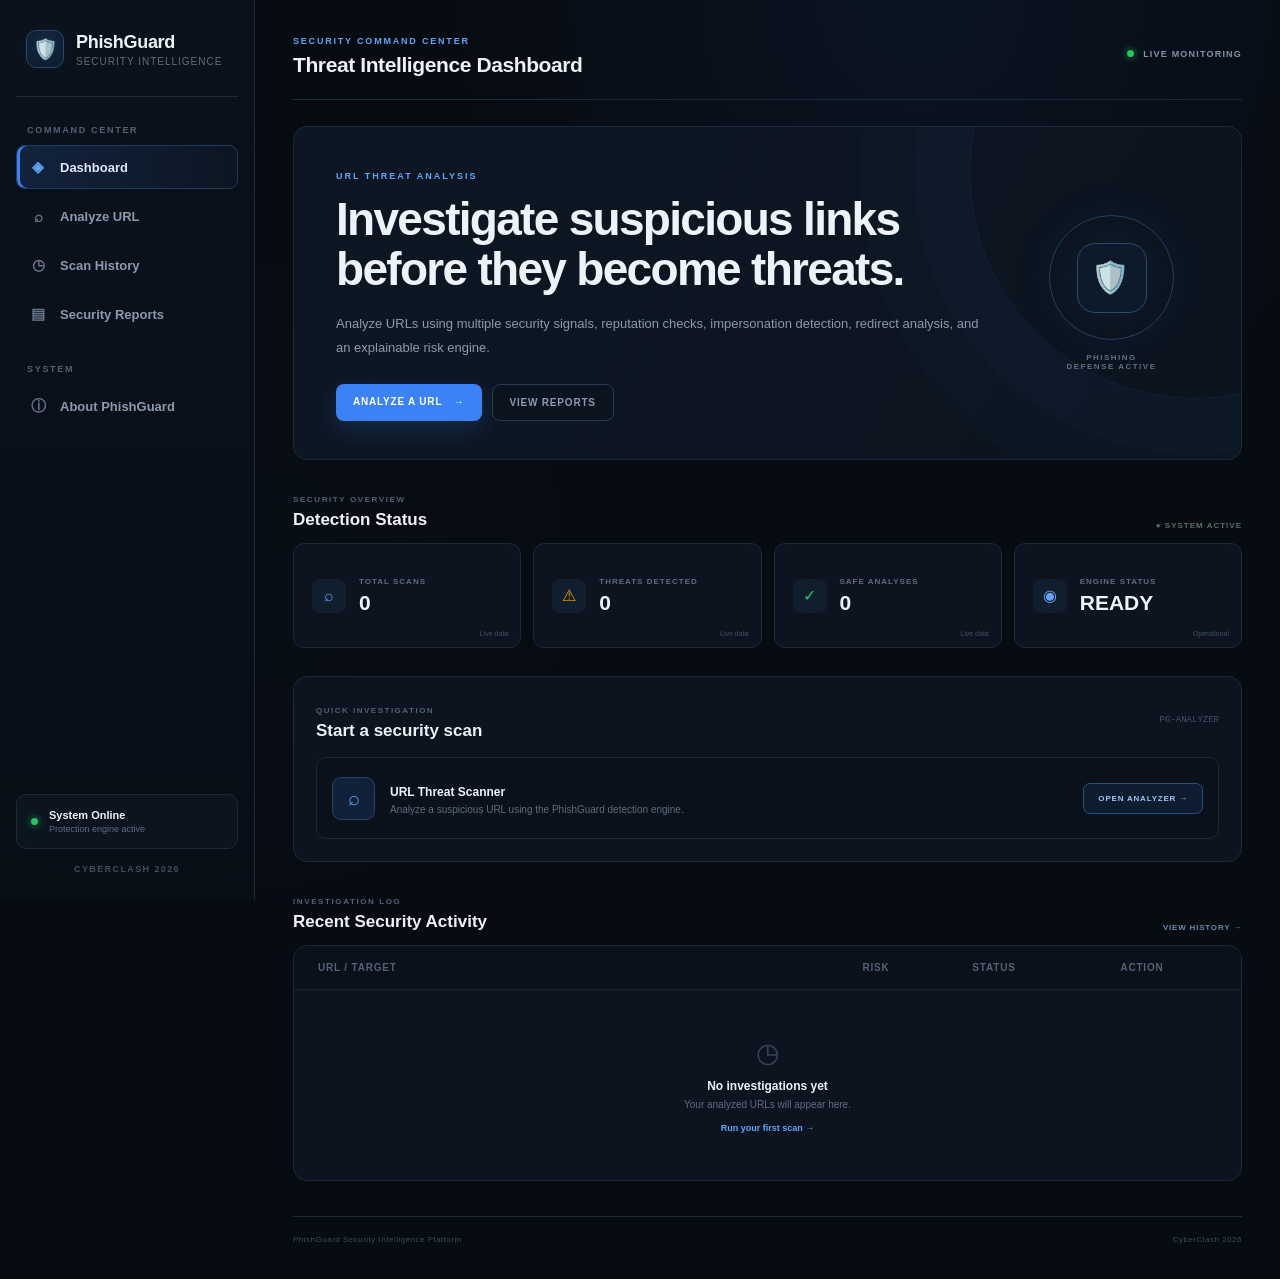
<file: frontend/index.html>
<!DOCTYPE html>
<html lang="en">

<head>

    <meta charset="UTF-8">

    <meta name="viewport"
          content="width=device-width, initial-scale=1.0">

    <title>PhishGuard | Security Command Center</title>

    <link rel="stylesheet"
          href="style.css">


    <!-- =========================================
         DASHBOARD ACTIVITY TABLE FIX
         ========================================= -->

    <style>

        /* =========================================
           ACTIVITY TABLE
           ========================================= */

        .activity-table {

            width: 100%;

            overflow: hidden;

        }


        /* =========================================
           TABLE HEADER
           ========================================= */

        .activity-header {

            display: grid;

            grid-template-columns:
                minmax(0, 1fr)
                90px
                110px
                150px;

            align-items: center;

            gap: 18px;

            width: 100%;

            padding: 16px 24px;

            box-sizing: border-box;

            border-bottom:
                1px solid rgba(255, 255, 255, 0.08);

        }


        .activity-header span {

            min-width: 0;

            font-size: 10px;

            font-weight: 700;

            letter-spacing: 0.08em;

        }


        .activity-header span:nth-child(2),
        .activity-header span:nth-child(3),
        .activity-header span:nth-child(4) {

            text-align: center;

        }


        /* =========================================
           DASHBOARD HISTORY ROW
           ========================================= */

        .dashboard-history-row {

            display: grid !important;

            grid-template-columns:
                minmax(0, 1fr)
                90px
                110px
                150px !important;

            align-items: center;

            gap: 18px;

            width: 100%;

            padding: 18px 24px !important;

            box-sizing: border-box;

            border-bottom:
                1px solid rgba(255, 255, 255, 0.06);

            transition:
                background 0.2s ease;

        }


        .dashboard-history-row:hover {

            background:
                rgba(255, 255, 255, 0.035);

        }


        .dashboard-history-row:last-child {

            border-bottom: none;

        }


        /* =========================================
           URL
           ========================================= */

        .dashboard-history-row > span:first-child {

            min-width: 0;

            overflow: hidden;

            text-overflow: ellipsis;

            white-space: nowrap;

            font-size: 13px;

        }


        /* =========================================
           RISK SCORE
           ========================================= */

        .dashboard-history-row > span:nth-child(2) {

            text-align: center;

            font-size: 13px;

            font-weight: 700;

            white-space: nowrap;

        }


        /* =========================================
           STATUS
           ========================================= */

        .dashboard-history-row > span:nth-child(3) {

            justify-self: center;

            text-align: center;

        }


        /* =========================================
           ACTION
           ========================================= */

        .dashboard-history-row > span:nth-child(4) {

            text-align: center;

            white-space: nowrap;

            font-size: 11px;

            font-weight: 700;

            letter-spacing: 0.06em;

        }


        /* =========================================
           EMPTY STATE
           ========================================= */

        .activity-table .empty-activity {

            width: 100%;

            box-sizing: border-box;

        }


        /* =========================================
           TABLET
           ========================================= */

        @media (max-width: 900px) {

            .activity-header {

                grid-template-columns:
                    minmax(0, 1fr)
                    75px
                    95px
                    125px;

                gap: 12px;

                padding-left: 16px;

                padding-right: 16px;

            }


            .dashboard-history-row {

                grid-template-columns:
                    minmax(0, 1fr)
                    75px
                    95px
                    125px !important;

                gap: 12px;

                padding-left: 16px !important;

                padding-right: 16px !important;

            }

        }


        /* =========================================
           MOBILE
           ========================================= */

        @media (max-width: 650px) {

            .activity-table {

                overflow-x: auto;

            }


            .activity-header,
            .dashboard-history-row {

                min-width: 650px;

            }

        }

    </style>

</head>


<body>

    <div class="app-shell">


        <!-- =========================================
             SIDEBAR
             ========================================= -->

        <aside class="sidebar">


            <div class="brand">

                <div class="brand-icon">
                    🛡️
                </div>

                <div>

                    <h1>
                        PhishGuard
                    </h1>

                    <span>
                        Security Intelligence
                    </span>

                </div>

            </div>


            <!-- =====================================
                 NAVIGATION
                 ===================================== -->

            <nav class="navigation">

                <p class="nav-title">
                    COMMAND CENTER
                </p>


                <a href="index.html"
                   class="nav-item active">

                    <span>
                        ◈
                    </span>

                    Dashboard

                </a>


                <a href="analyze.html"
                   class="nav-item">

                    <span>
                        ⌕
                    </span>

                    Analyze URL

                </a>


                <a href="history.html"
                   class="nav-item">

                    <span>
                        ◷
                    </span>

                    Scan History

                </a>


                <a href="reports.html"
                   class="nav-item">

                    <span>
                        ▤
                    </span>

                    Security Reports

                </a>


                <p class="nav-title secondary-nav-title">
                    SYSTEM
                </p>


                <a href="about.html"
                   class="nav-item">

                    <span>
                        ⓘ
                    </span>

                    About PhishGuard

                </a>

            </nav>


            <!-- =====================================
                 SYSTEM STATUS
                 ===================================== -->

            <div class="system-status">

                <div class="status-dot"></div>

                <div>

                    <strong>
                        System Online
                    </strong>

                    <small>
                        Protection engine active
                    </small>

                </div>

            </div>


            <div class="sidebar-footer">

                CYBERCLASH 2026

            </div>

        </aside>


        <!-- =========================================
             MAIN CONTENT
             ========================================= -->

        <main class="main-content">


            <!-- =====================================
                 TOP BAR
                 ===================================== -->

            <header class="topbar">

                <div>

                    <span class="page-kicker">
                        SECURITY COMMAND CENTER
                    </span>

                    <h2>
                        Threat Intelligence Dashboard
                    </h2>

                </div>


                <div class="topbar-status">

                    <span class="live-indicator"></span>

                    LIVE MONITORING

                </div>

            </header>


            <!-- =====================================
                 HERO
                 ===================================== -->

            <section class="hero-section">

                <div class="hero-content">

                    <span class="hero-label">
                        URL THREAT ANALYSIS
                    </span>


                    <h3>

                        Investigate suspicious links

                        <br>

                        before they become threats.

                    </h3>


                    <p>

                        Analyze URLs using multiple security signals,
                        reputation checks, impersonation detection,
                        redirect analysis, and an explainable risk engine.

                    </p>


                    <div class="hero-actions">


                        <a href="analyze.html"
                           class="primary-action">

                            ANALYZE A URL

                            <span>
                                →
                            </span>

                        </a>


                        <a href="reports.html"
                           class="secondary-action">

                            VIEW REPORTS

                        </a>

                    </div>

                </div>


                <div class="hero-shield">

                    <div class="shield-ring">

                        <div class="shield-symbol">
                            🛡️
                        </div>

                    </div>


                    <span>

                        PHISHING
                        <br>
                        DEFENSE ACTIVE

                    </span>

                </div>

            </section>


            <!-- =====================================
                 SECURITY OVERVIEW
                 ===================================== -->

            <section class="section">


                <div class="section-heading">

                    <div>

                        <span>
                            SECURITY OVERVIEW
                        </span>

                        <h3>
                            Detection Status
                        </h3>

                    </div>


                    <span class="section-live">

                        ● SYSTEM ACTIVE

                    </span>

                </div>


                <div class="stats-grid">


                    <!-- TOTAL SCANS -->

                    <div class="stat-card">

                        <span class="stat-icon">
                            ⌕
                        </span>


                        <div>

                            <small>
                                TOTAL SCANS
                            </small>

                            <strong>
                                —
                            </strong>

                        </div>


                        <span class="stat-note">
                            Live data
                        </span>

                    </div>


                    <!-- THREATS -->

                    <div class="stat-card threat-stat">

                        <span class="stat-icon">
                            ⚠
                        </span>


                        <div>

                            <small>
                                THREATS DETECTED
                            </small>

                            <strong>
                                —
                            </strong>

                        </div>


                        <span class="stat-note">
                            Live data
                        </span>

                    </div>


                    <!-- SAFE -->

                    <div class="stat-card safe-stat">

                        <span class="stat-icon">
                            ✓
                        </span>


                        <div>

                            <small>
                                SAFE ANALYSES
                            </small>

                            <strong>
                                —
                            </strong>

                        </div>


                        <span class="stat-note">
                            Live data
                        </span>

                    </div>


                    <!-- ENGINE -->

                    <div class="stat-card">

                        <span class="stat-icon">
                            ◉
                        </span>


                        <div>

                            <small>
                                ENGINE STATUS
                            </small>

                            <strong>
                                READY
                            </strong>

                        </div>


                        <span class="stat-note">
                            Operational
                        </span>

                    </div>

                </div>

            </section>


            <!-- =====================================
                 QUICK INVESTIGATION
                 ===================================== -->

            <section class="investigation-panel">


                <div class="panel-heading">

                    <div>

                        <span>
                            QUICK INVESTIGATION
                        </span>

                        <h3>
                            Start a security scan
                        </h3>

                    </div>


                    <span class="panel-code">
                        PG-ANALYZER
                    </span>

                </div>


                <div class="quick-scan">


                    <div class="scan-icon">
                        ⌕
                    </div>


                    <div class="scan-info">

                        <strong>
                            URL Threat Scanner
                        </strong>


                        <p>

                            Analyze a suspicious URL using the
                            PhishGuard detection engine.

                        </p>

                    </div>


                    <a href="analyze.html"
                       class="scan-button">

                        OPEN ANALYZER →

                    </a>

                </div>

            </section>


            <!-- =====================================
                 RECENT SECURITY ACTIVITY
                 ===================================== -->

            <section class="section">


                <div class="section-heading">


                    <div>

                        <span>
                            INVESTIGATION LOG
                        </span>

                        <h3>
                            Recent Security Activity
                        </h3>

                    </div>


                    <a href="history.html"
                       class="view-all">

                        VIEW HISTORY →

                    </a>

                </div>


                <div class="activity-table">


                    <!-- TABLE HEADER -->

                    <div class="activity-header">

                        <span>
                            URL / TARGET
                        </span>

                        <span>
                            RISK
                        </span>

                        <span>
                            STATUS
                        </span>

                        <span>
                            ACTION
                        </span>

                    </div>


                    <!-- EMPTY STATE -->

                    <div class="empty-activity">


                        <div class="empty-icon">
                            ◷
                        </div>


                        <strong>
                            No investigations yet
                        </strong>


                        <p>

                            Your analyzed URLs will appear here.

                        </p>


                        <a href="analyze.html">

                            Run your first scan →

                        </a>

                    </div>

                </div>

            </section>


            <!-- =====================================
                 FOOTER
                 ===================================== -->

            <footer class="main-footer">


                <span>

                    PhishGuard Security Intelligence Platform

                </span>


                <span>

                    CyberClash 2026

                </span>

            </footer>

        </main>

    </div>


    <!-- =========================================
         DASHBOARD JAVASCRIPT
         ========================================= -->

    <script src="script.js"></script>

</body>

</html>
</file>
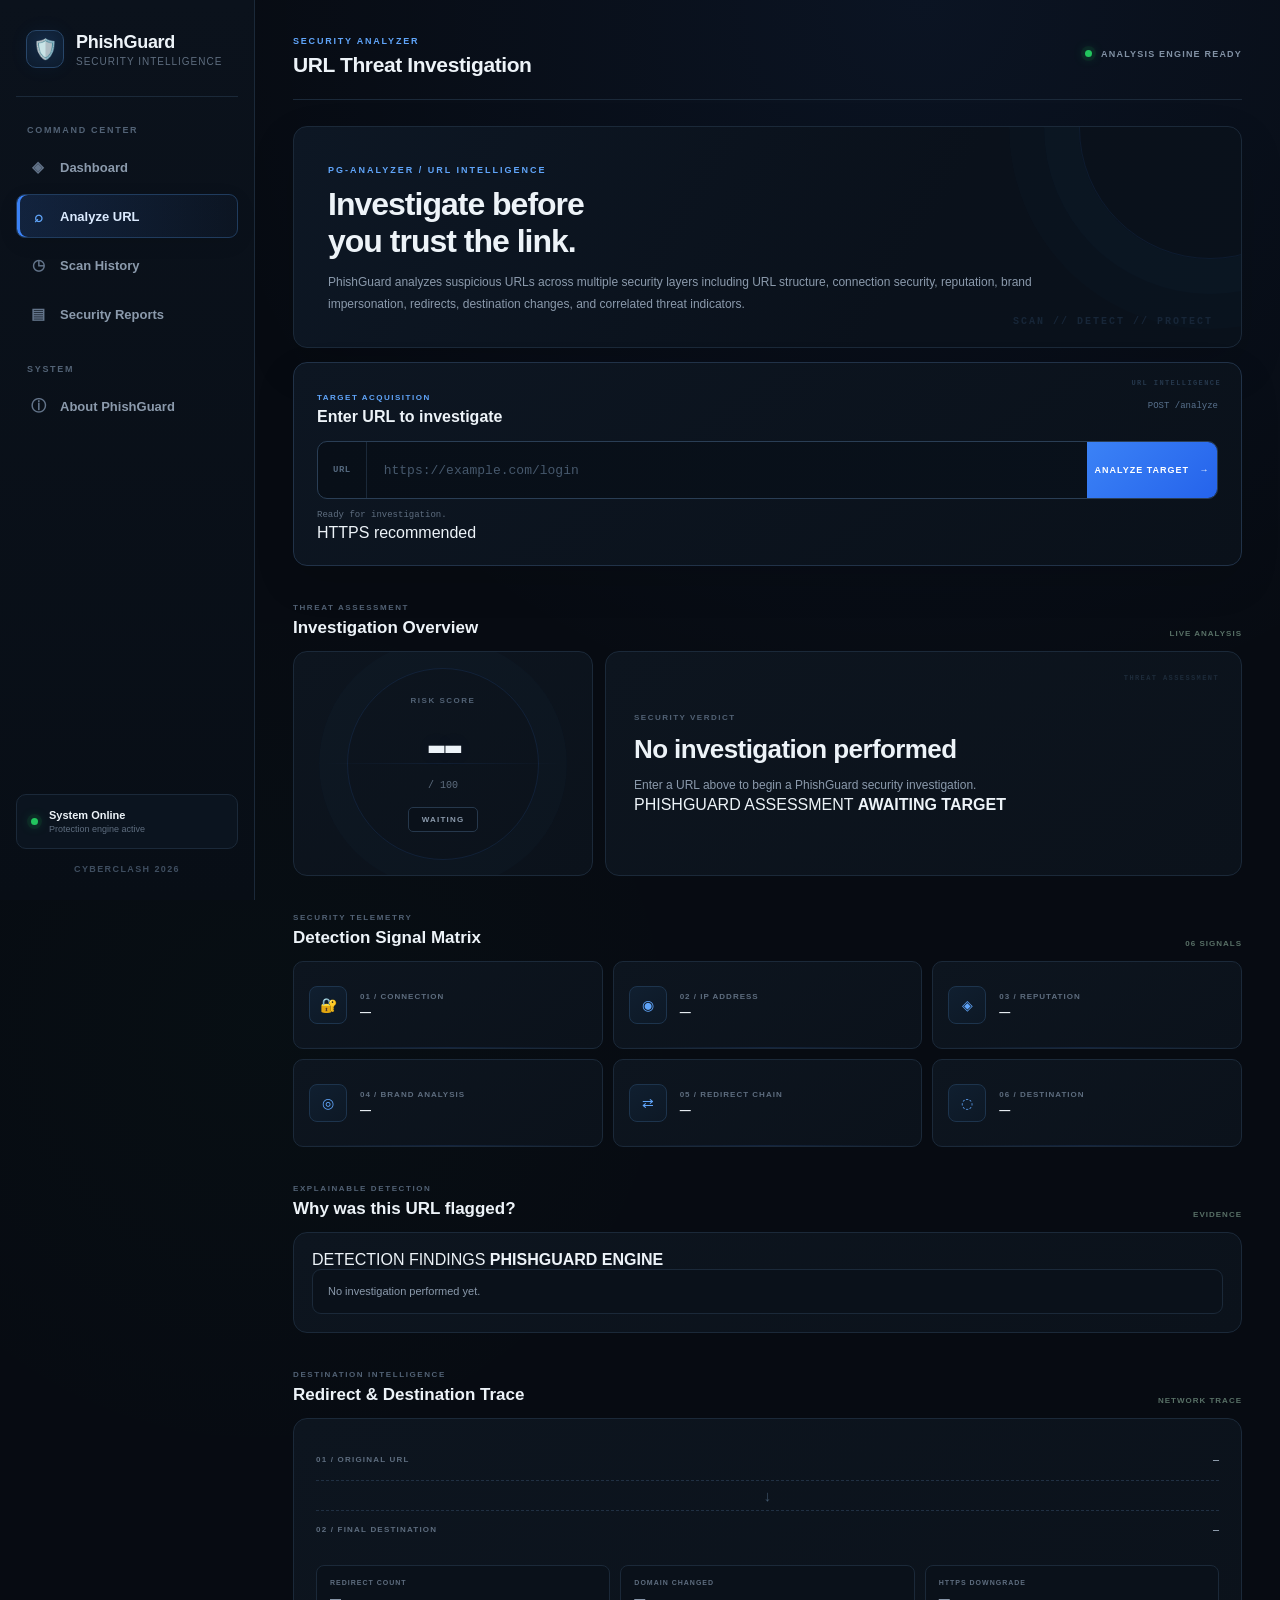
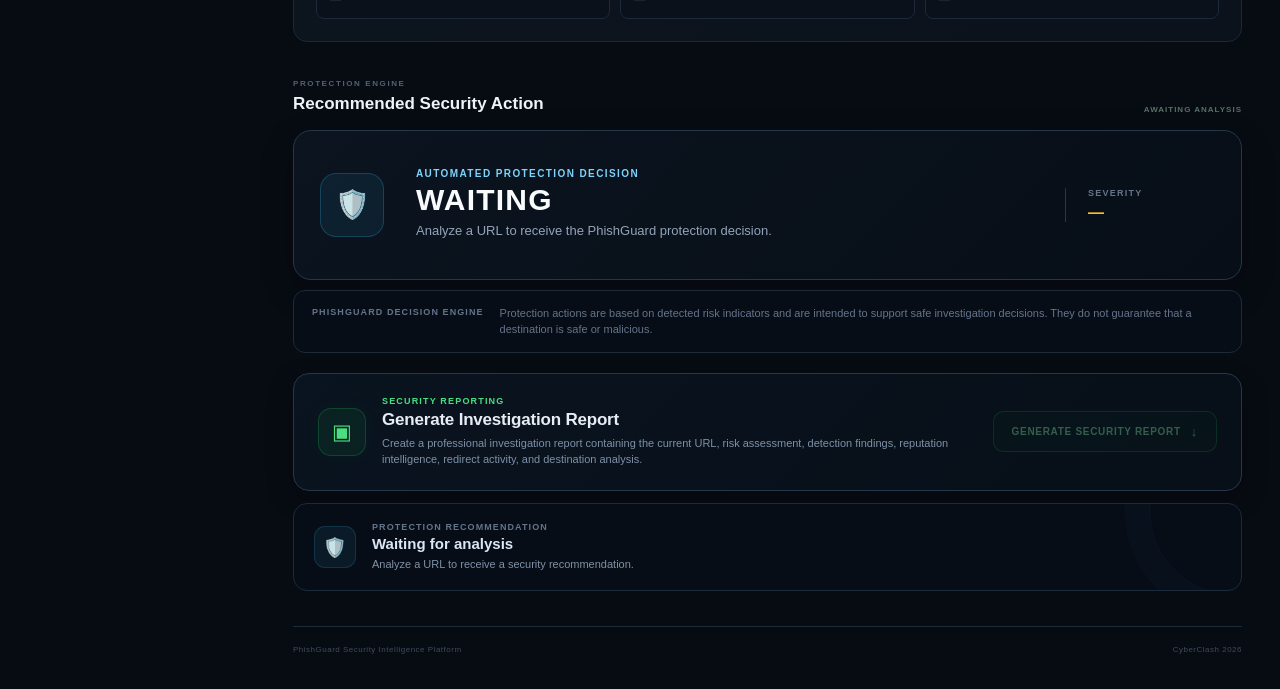
<file: frontend/analyze.html>
<!DOCTYPE html>
<html lang="en">

<head>

    <meta charset="UTF-8">

    <meta
        name="viewport"
        content="width=device-width, initial-scale=1.0"
    >

    <title>
        PhishGuard | URL Security Analyzer
    </title>

    <link
        rel="stylesheet"
        href="style.css"
    >


    <!-- =====================================================
         PROTECTION / REPORT LAYOUT OVERRIDES
         ===================================================== -->

    <style>

        /* =================================================
           PROTECTION ENGINE
           ================================================= */

        .protection-engine-section {
            position: relative;
        }


        .protection-action-panel {
            display: grid !important;

            grid-template-columns:
                72px minmax(0, 1fr) 150px !important;

            align-items: center !important;

            gap: 24px !important;

            width: 100% !important;

            min-height: 150px !important;

            padding: 24px 26px !important;

            margin-top: 16px !important;

            background:
                linear-gradient(
                    135deg,
                    rgba(11, 20, 31, 0.98),
                    rgba(7, 14, 23, 0.98)
                ) !important;

            border:
                1px solid #26374a !important;

            border-radius: 18px !important;

            box-shadow:
                0 12px 35px rgba(0, 0, 0, 0.18) !important;

            overflow: hidden !important;

            transition:
                border-color 0.25s ease,
                box-shadow 0.25s ease,
                transform 0.25s ease !important;
        }


        .protection-action-panel:hover {
            border-color: #38536e !important;

            box-shadow:
                0 16px 42px rgba(0, 0, 0, 0.24) !important;

            transform:
                translateY(-1px) !important;
        }


        /* =================================================
           PROTECTION ICON
           ================================================= */

        .protection-action-icon {
            width: 64px !important;

            height: 64px !important;

            display: flex !important;

            align-items: center !important;

            justify-content: center !important;

            border-radius: 16px !important;

            background:
                rgba(56, 189, 248, 0.08) !important;

            border:
                1px solid rgba(56, 189, 248, 0.22) !important;

            font-size: 28px !important;

            line-height: 1 !important;

            flex-shrink: 0 !important;
        }


        /* =================================================
           PROTECTION CONTENT
           ================================================= */

        .protection-action-content {
            min-width: 0 !important;
        }


        .protection-action-content > span {
            display: block !important;

            margin-bottom: 5px !important;

            color: #7dd3fc !important;

            font-size: 10px !important;

            font-weight: 800 !important;

            letter-spacing: 0.14em !important;
        }


        .protection-action-content h3 {
            margin: 0 0 6px !important;

            font-size: 30px !important;

            line-height: 1.05 !important;

            font-weight: 850 !important;

            letter-spacing: 0.04em !important;

            color: #f8fafc !important;
        }


        .protection-action-content p {
            margin: 0 !important;

            max-width: 620px !important;

            color: #94a3b8 !important;

            font-size: 13px !important;

            line-height: 1.55 !important;
        }


        /* =================================================
           PROTECTION SEVERITY
           ================================================= */

        .protection-severity {
            min-width: 0 !important;

            padding-left: 22px !important;

            border-left:
                1px solid #26374a !important;
        }


        .protection-severity small {
            display: block !important;

            margin-bottom: 6px !important;

            color: #64748b !important;

            font-size: 9px !important;

            font-weight: 800 !important;

            letter-spacing: 0.14em !important;
        }


        .protection-severity strong {
            display: block !important;

            color: #fbbf24 !important;

            font-size: 16px !important;

            font-weight: 850 !important;

            letter-spacing: 0.08em !important;
        }


        /* =================================================
           ALLOW STATE
           ================================================= */

        .protection-action-panel.protection-allow {
            border-color:
                rgba(34, 197, 94, 0.38) !important;

            background:
                linear-gradient(
                    135deg,
                    rgba(10, 31, 23, 0.98),
                    rgba(7, 18, 14, 0.98)
                ) !important;
        }


        .protection-action-panel.protection-allow
        .protection-action-icon {
            background:
                rgba(34, 197, 94, 0.10) !important;

            border-color:
                rgba(34, 197, 94, 0.30) !important;
        }


        .protection-action-panel.protection-allow
        .protection-action-content > span {
            color: #4ade80 !important;
        }


        .protection-action-panel.protection-allow
        .protection-action-content h3 {
            color: #4ade80 !important;
        }


        .protection-action-panel.protection-allow
        .protection-severity strong {
            color: #4ade80 !important;
        }


        /* =================================================
           WARN STATE
           ================================================= */

        .protection-action-panel.protection-warn {
            border-color:
                rgba(251, 191, 36, 0.38) !important;

            background:
                linear-gradient(
                    135deg,
                    rgba(37, 28, 9, 0.98),
                    rgba(20, 16, 7, 0.98)
                ) !important;
        }


        .protection-action-panel.protection-warn
        .protection-action-icon {
            background:
                rgba(251, 191, 36, 0.09) !important;

            border-color:
                rgba(251, 191, 36, 0.25) !important;
        }


        .protection-action-panel.protection-warn
        .protection-action-content > span {
            color: #fbbf24 !important;
        }


        .protection-action-panel.protection-warn
        .protection-action-content h3 {
            color: #fbbf24 !important;
        }


        /* =================================================
           BLOCK STATE
           ================================================= */

        .protection-action-panel.protection-block {
            border-color:
                rgba(248, 113, 113, 0.42) !important;

            background:
                linear-gradient(
                    135deg,
                    rgba(39, 15, 18, 0.98),
                    rgba(22, 9, 12, 0.98)
                ) !important;
        }


        .protection-action-panel.protection-block
        .protection-action-icon {
            background:
                rgba(248, 113, 113, 0.09) !important;

            border-color:
                rgba(248, 113, 113, 0.28) !important;
        }


        .protection-action-panel.protection-block
        .protection-action-content > span {
            color: #f87171 !important;
        }


        .protection-action-panel.protection-block
        .protection-action-content h3 {
            color: #f87171 !important;
        }


        .protection-action-panel.protection-block
        .protection-severity strong {
            color: #f87171 !important;
        }


        /* =================================================
           PROTECTION STATUS LABEL
           ================================================= */

        #protectionStatusLabel {
            white-space: nowrap !important;
        }


        /* =================================================
           PROTECTION DISCLAIMER
           ================================================= */

        .protection-disclaimer {
            display: flex !important;

            align-items: flex-start !important;

            gap: 16px !important;

            margin-top: 10px !important;

            padding: 14px 18px !important;

            background:
                rgba(8, 15, 24, 0.72) !important;

            border:
                1px solid #1d2a3a !important;

            border-radius: 12px !important;
        }


        .protection-disclaimer > span {
            flex-shrink: 0 !important;

            color: #64748b !important;

            font-size: 9px !important;

            font-weight: 800 !important;

            letter-spacing: 0.12em !important;

            padding-top: 2px !important;
        }


        .protection-disclaimer p {
            margin: 0 !important;

            color: #64748b !important;

            font-size: 11px !important;

            line-height: 1.5 !important;
        }


        /* =================================================
           SECURITY REPORT CARD
           ================================================= */

        .security-report-panel {
            display: flex !important;

            align-items: center !important;

            justify-content: space-between !important;

            gap: 28px !important;

            width: 100% !important;

            margin-top: 20px !important;

            padding: 22px 24px !important;

            background:
                linear-gradient(
                    135deg,
                    rgba(10, 20, 32, 0.98),
                    rgba(7, 15, 24, 0.98)
                ) !important;

            border:
                1px solid #26374a !important;

            border-radius: 16px !important;

            box-shadow:
                0 10px 30px rgba(0, 0, 0, 0.16) !important;
        }


        .security-report-content {
            display: flex !important;

            align-items: center !important;

            gap: 16px !important;

            min-width: 0 !important;
        }


        .security-report-icon {
            width: 48px !important;

            height: 48px !important;

            min-width: 48px !important;

            display: flex !important;

            align-items: center !important;

            justify-content: center !important;

            border-radius: 13px !important;

            background:
                rgba(34, 197, 94, 0.08) !important;

            border:
                1px solid rgba(34, 197, 94, 0.22) !important;

            color: #4ade80 !important;

            font-size: 21px !important;
        }


        .security-report-content > div:last-child {
            min-width: 0 !important;
        }


        .security-report-content span {
            display: block !important;

            margin-bottom: 3px !important;

            color: #4ade80 !important;

            font-size: 9px !important;

            font-weight: 800 !important;

            letter-spacing: 0.13em !important;
        }


        .security-report-content h3 {
            margin: 0 0 5px !important;

            color: #e8edf5 !important;

            font-size: 17px !important;

            line-height: 1.25 !important;
        }


        .security-report-content p {
            max-width: 680px !important;

            margin: 0 !important;

            color: #7f91a7 !important;

            font-size: 11px !important;

            line-height: 1.5 !important;
        }


        /* =================================================
           REPORT BUTTON
           ================================================= */

        .report-button {
            flex-shrink: 0 !important;

            min-width: 205px !important;

            padding: 13px 18px !important;

            border:
                1px solid rgba(34, 197, 94, 0.45) !important;

            border-radius: 10px !important;

            background:
                rgba(34, 197, 94, 0.08) !important;

            color: #86efac !important;

            font-size: 10px !important;

            font-weight: 800 !important;

            letter-spacing: 0.07em !important;

            cursor: pointer !important;

            transition:
                all 0.2s ease !important;
        }


        .report-button:hover:not(:disabled) {
            background:
                rgba(34, 197, 94, 0.14) !important;

            border-color:
                rgba(34, 197, 94, 0.70) !important;

            transform:
                translateY(-1px) !important;

            box-shadow:
                0 8px 20px rgba(34, 197, 94, 0.08) !important;
        }


        .report-button:disabled {
            opacity: 0.35 !important;

            cursor: not-allowed !important;
        }


        /* =================================================
           RECOMMENDATION CARD
           ================================================= */

        .recommendation-panel {
            display: flex !important;

            align-items: center !important;

            gap: 16px !important;

            margin-top: 12px !important;

            padding: 18px 20px !important;

            background:
                rgba(8, 15, 24, 0.72) !important;

            border:
                1px solid #1d2a3a !important;

            border-radius: 14px !important;
        }


        .recommendation-icon {
            width: 42px !important;

            height: 42px !important;

            min-width: 42px !important;

            display: flex !important;

            align-items: center !important;

            justify-content: center !important;

            border-radius: 11px !important;

            background:
                rgba(56, 189, 248, 0.07) !important;

            border:
                1px solid rgba(56, 189, 248, 0.16) !important;

            font-size: 19px !important;
        }


        .recommendation-panel > div:last-child {
            min-width: 0 !important;
        }


        .recommendation-panel span {
            display: block !important;

            margin-bottom: 3px !important;

            color: #64748b !important;

            font-size: 9px !important;

            font-weight: 800 !important;

            letter-spacing: 0.12em !important;
        }


        .recommendation-panel h3 {
            margin: 0 0 4px !important;

            color: #dbe7f5 !important;

            font-size: 15px !important;
        }


        .recommendation-panel p {
            margin: 0 !important;

            color: #7f91a7 !important;

            font-size: 11px !important;

            line-height: 1.5 !important;
        }


        /* =================================================
           MOBILE
           ================================================= */

        @media (max-width: 800px) {

            .protection-action-panel {
                grid-template-columns: 58px minmax(0, 1fr) !important;

                gap: 16px !important;

                padding: 20px !important;
            }


            .protection-action-icon {
                width: 54px !important;

                height: 54px !important;

                font-size: 23px !important;
            }


            .protection-action-content h3 {
                font-size: 25px !important;
            }


            .protection-severity {
                grid-column: 2 !important;

                padding-left: 0 !important;

                padding-top: 12px !important;

                border-left: none !important;

                border-top: 1px solid #26374a !important;
            }


            .protection-disclaimer {
                flex-direction: column !important;

                gap: 6px !important;
            }


            .security-report-panel {
                flex-direction: column !important;

                align-items: stretch !important;

                gap: 18px !important;
            }


            .report-button {
                width: 100% !important;
            }

        }


        @media (max-width: 520px) {

            .protection-action-panel {
                grid-template-columns: 1fr !important;
            }


            .protection-action-icon {
                width: 52px !important;

                height: 52px !important;
            }


            .protection-severity {
                grid-column: 1 !important;
            }


            .security-report-content {
                align-items: flex-start !important;
            }


            .recommendation-panel {
                align-items: flex-start !important;
            }

        }

    </style>

</head>


<body>


<div class="app-shell">


    <!-- =====================================================
         SIDEBAR
         ===================================================== -->

    <aside class="sidebar">

        <div class="brand">

            <div class="brand-icon">
                🛡️
            </div>

            <div>

                <h1>
                    PhishGuard
                </h1>

                <span>
                    Security Intelligence
                </span>

            </div>

        </div>


        <nav class="navigation">

            <p class="nav-title">
                COMMAND CENTER
            </p>


            <a
                href="index.html"
                class="nav-item"
            >
                <span>◈</span>
                Dashboard
            </a>


            <a
                href="analyze.html"
                class="nav-item active"
            >
                <span>⌕</span>
                Analyze URL
            </a>


            <a
                href="history.html"
                class="nav-item"
            >
                <span>◷</span>
                Scan History
            </a>


            <a
                href="reports.html"
                class="nav-item"
            >
                <span>▤</span>
                Security Reports
            </a>


            <p class="nav-title secondary-nav-title">
                SYSTEM
            </p>


            <a
                href="about.html"
                class="nav-item"
            >
                <span>ⓘ</span>
                About PhishGuard
            </a>

        </nav>


        <div class="system-status">

            <div class="status-dot"></div>

            <div>

                <strong>
                    System Online
                </strong>

                <small>
                    Protection engine active
                </small>

            </div>

        </div>


        <div class="sidebar-footer">
            CYBERCLASH 2026
        </div>

    </aside>


    <!-- =====================================================
         MAIN CONTENT
         ===================================================== -->

    <main class="main-content">


        <!-- =================================================
             TOP BAR
             ================================================= -->

        <header class="topbar">

            <div>

                <span class="page-kicker">
                    SECURITY ANALYZER
                </span>

                <h2>
                    URL Threat Investigation
                </h2>

            </div>


            <div class="topbar-status">

                <span class="live-indicator"></span>

                ANALYSIS ENGINE READY

            </div>

        </header>


        <!-- =================================================
             ANALYZER HERO
             ================================================= -->

        <section class="analyzer-intro">

            <span class="hero-label">
                PG-ANALYZER / URL INTELLIGENCE
            </span>


            <h3>
                Investigate before
                <br>
                you trust the link.
            </h3>


            <p>
                PhishGuard analyzes suspicious URLs across multiple
                security layers including URL structure, connection
                security, reputation, brand impersonation, redirects,
                destination changes, and correlated threat indicators.
            </p>

        </section>


        <!-- =================================================
             TARGET ACQUISITION
             ================================================= -->

        <section class="url-scanner">

            <div class="scanner-heading">

                <div>

                    <span>
                        TARGET ACQUISITION
                    </span>

                    <h3>
                        Enter URL to investigate
                    </h3>

                </div>


                <code>
                    POST /analyze
                </code>

            </div>


            <div class="url-input-wrapper">

                <span class="url-prefix">
                    URL
                </span>


                <input
                    type="text"
                    id="urlInput"
                    placeholder="https://example.com/login"
                    autocomplete="off"
                    spellcheck="false"
                >


                <button
                    id="analyzeButton"
                    type="button"
                >

                    ANALYZE TARGET

                    <span>
                        →
                    </span>

                </button>

            </div>


            <div class="scanner-status-row">

                <p
                    id="statusMessage"
                    class="status-message"
                >
                    Ready for investigation.
                </p>


                <span class="scanner-security-note">
                    HTTPS recommended
                </span>

            </div>

        </section>


        <!-- =================================================
             THREAT ASSESSMENT
             ================================================= -->

        <section class="analysis-section">

            <div class="section-heading">

                <div>

                    <span>
                        THREAT ASSESSMENT
                    </span>

                    <h3>
                        Investigation Overview
                    </h3>

                </div>


                <span class="section-live">
                    LIVE ANALYSIS
                </span>

            </div>


            <div class="risk-layout">


                <!-- RISK SCORE -->

                <div class="risk-display">

                    <span class="result-label">
                        RISK SCORE
                    </span>


                    <div
                        class="risk-number"
                        id="riskScore"
                    >
                        --
                    </div>


                    <div class="risk-scale">
                        / 100
                    </div>


                    <div
                        id="riskLevel"
                        class="risk-badge"
                    >
                        WAITING
                    </div>

                </div>


                <!-- SECURITY VERDICT -->

                <div class="threat-summary">

                    <span class="result-label">
                        SECURITY VERDICT
                    </span>


                    <h3 id="securityVerdict">
                        No investigation performed
                    </h3>


                    <p id="securityMessage">
                        Enter a URL above to begin a
                        PhishGuard security investigation.
                    </p>


                    <div class="threat-summary-footer">

                        <span>
                            PHISHGUARD ASSESSMENT
                        </span>


                        <strong>
                            AWAITING TARGET
                        </strong>

                    </div>

                </div>

            </div>

        </section>


        <!-- =================================================
             SECURITY TELEMETRY
             ================================================= -->

        <section class="analysis-section">

            <div class="section-heading">

                <div>

                    <span>
                        SECURITY TELEMETRY
                    </span>

                    <h3>
                        Detection Signal Matrix
                    </h3>

                </div>


                <span class="section-live">
                    06 SIGNALS
                </span>

            </div>


            <div
                class="signal-grid"
                id="securitySignals"
            >


                <div class="signal-card">

                    <span class="signal-icon">
                        🔐
                    </span>

                    <div>

                        <small>
                            01 / CONNECTION
                        </small>

                        <strong id="httpsSignal">
                            —
                        </strong>

                    </div>

                </div>


                <div class="signal-card">

                    <span class="signal-icon">
                        ◉
                    </span>

                    <div>

                        <small>
                            02 / IP ADDRESS
                        </small>

                        <strong id="ipSignal">
                            —
                        </strong>

                    </div>

                </div>


                <div class="signal-card">

                    <span class="signal-icon">
                        ◈
                    </span>

                    <div>

                        <small>
                            03 / REPUTATION
                        </small>

                        <strong id="reputationSignal">
                            —
                        </strong>

                    </div>

                </div>


                <div class="signal-card">

                    <span class="signal-icon">
                        ◎
                    </span>

                    <div>

                        <small>
                            04 / BRAND ANALYSIS
                        </small>

                        <strong id="brandSignal">
                            —
                        </strong>

                    </div>

                </div>


                <div class="signal-card">

                    <span class="signal-icon">
                        ⇄
                    </span>

                    <div>

                        <small>
                            05 / REDIRECT CHAIN
                        </small>

                        <strong id="redirectSignal">
                            —
                        </strong>

                    </div>

                </div>


                <div class="signal-card">

                    <span class="signal-icon">
                        ◌
                    </span>

                    <div>

                        <small>
                            06 / DESTINATION
                        </small>

                        <strong id="destinationSignal">
                            —
                        </strong>

                    </div>

                </div>

            </div>

        </section>


        <!-- =================================================
             EXPLAINABLE DETECTION
             ================================================= -->

        <section class="analysis-section">

            <div class="section-heading">

                <div>

                    <span>
                        EXPLAINABLE DETECTION
                    </span>

                    <h3>
                        Why was this URL flagged?
                    </h3>

                </div>


                <span class="section-live">
                    EVIDENCE
                </span>

            </div>


            <div class="reasons-panel">

                <div class="evidence-header">

                    <span>
                        DETECTION FINDINGS
                    </span>


                    <strong>
                        PHISHGUARD ENGINE
                    </strong>

                </div>


                <ul id="riskReasons">

                    <li>
                        No investigation performed yet.
                    </li>

                </ul>

            </div>

        </section>


        <!-- =================================================
             DESTINATION INTELLIGENCE
             ================================================= -->

        <section class="analysis-section">

            <div class="section-heading">

                <div>

                    <span>
                        DESTINATION INTELLIGENCE
                    </span>

                    <h3>
                        Redirect &amp; Destination Trace
                    </h3>

                </div>


                <span class="section-live">
                    NETWORK TRACE
                </span>

            </div>


            <div class="destination-panel">


                <div class="destination-row">

                    <span>
                        01 / ORIGINAL URL
                    </span>


                    <strong id="originalURL">
                        —
                    </strong>

                </div>


                <div class="destination-arrow">
                    ↓
                </div>


                <div class="destination-row">

                    <span>
                        02 / FINAL DESTINATION
                    </span>


                    <strong id="finalURL">
                        —
                    </strong>

                </div>


                <div class="destination-meta">

                    <div>

                        <small>
                            REDIRECT COUNT
                        </small>


                        <strong id="redirectCount">
                            —
                        </strong>

                    </div>


                    <div>

                        <small>
                            DOMAIN CHANGED
                        </small>


                        <strong id="domainChanged">
                            —
                        </strong>

                    </div>


                    <div>

                        <small>
                            HTTPS DOWNGRADE
                        </small>


                        <strong id="downgradeStatus">
                            —
                        </strong>

                    </div>

                </div>

            </div>

        </section>


        <!-- =================================================
             PROTECTION ENGINE
             ================================================= -->

        <section
            class="analysis-section protection-engine-section"
        >

            <div class="section-heading">

                <div>

                    <span>
                        PROTECTION ENGINE
                    </span>


                    <h3>
                        Recommended Security Action
                    </h3>

                </div>


                <span
                    class="section-live"
                    id="protectionStatusLabel"
                >
                    AWAITING ANALYSIS
                </span>

            </div>


            <!-- PROTECTION DECISION CARD -->

            <div
                class="protection-action-panel"
                id="protectionActionPanel"
            >


                <div class="protection-action-icon">
                    🛡️
                </div>


                <div class="protection-action-content">

                    <span>
                        AUTOMATED PROTECTION DECISION
                    </span>


                    <h3 id="protectionAction">
                        WAITING
                    </h3>


                    <p id="protectionMessage">
                        Analyze a URL to receive the
                        PhishGuard protection decision.
                    </p>

                </div>


                <div class="protection-severity">

                    <small>
                        SEVERITY
                    </small>


                    <strong id="protectionSeverity">
                        —
                    </strong>

                </div>

            </div>


            <!-- DECISION ENGINE NOTE -->

            <div class="protection-disclaimer">

                <span>
                    PHISHGUARD DECISION ENGINE
                </span>


                <p>
                    Protection actions are based on detected
                    risk indicators and are intended to support
                    safe investigation decisions. They do not
                    guarantee that a destination is safe or
                    malicious.
                </p>

            </div>

        </section>


        <!-- =================================================
             SECURITY REPORT
             ================================================= -->

        <section class="security-report-panel">


            <div class="security-report-content">

                <div class="security-report-icon">
                    ▣
                </div>


                <div>

                    <span>
                        SECURITY REPORTING
                    </span>


                    <h3>
                        Generate Investigation Report
                    </h3>


                    <p>
                        Create a professional investigation report
                        containing the current URL, risk assessment,
                        detection findings, reputation intelligence,
                        redirect activity, and destination analysis.
                    </p>

                </div>

            </div>


            <button
                id="generateReportButton"
                class="report-button"
                type="button"
                disabled
            >

                GENERATE SECURITY REPORT

                <span>
                    ↓
                </span>

            </button>

        </section>


        <!-- =================================================
             PROTECTION RECOMMENDATION
             ================================================= -->

        <section class="recommendation-panel">


            <div class="recommendation-icon">
                🛡️
            </div>


            <div>

                <span>
                    PROTECTION RECOMMENDATION
                </span>


                <h3 id="recommendationTitle">
                    Waiting for analysis
                </h3>


                <p id="recommendationText">
                    Analyze a URL to receive a
                    security recommendation.
                </p>

            </div>

        </section>


        <!-- =================================================
             FOOTER
             ================================================= -->

        <footer class="main-footer">

            <span>
                PhishGuard Security Intelligence Platform
            </span>


            <span>
                CyberClash 2026
            </span>

        </footer>


    </main>

</div>


<script src="analyze.js"></script>

</body>

</html>
</file>
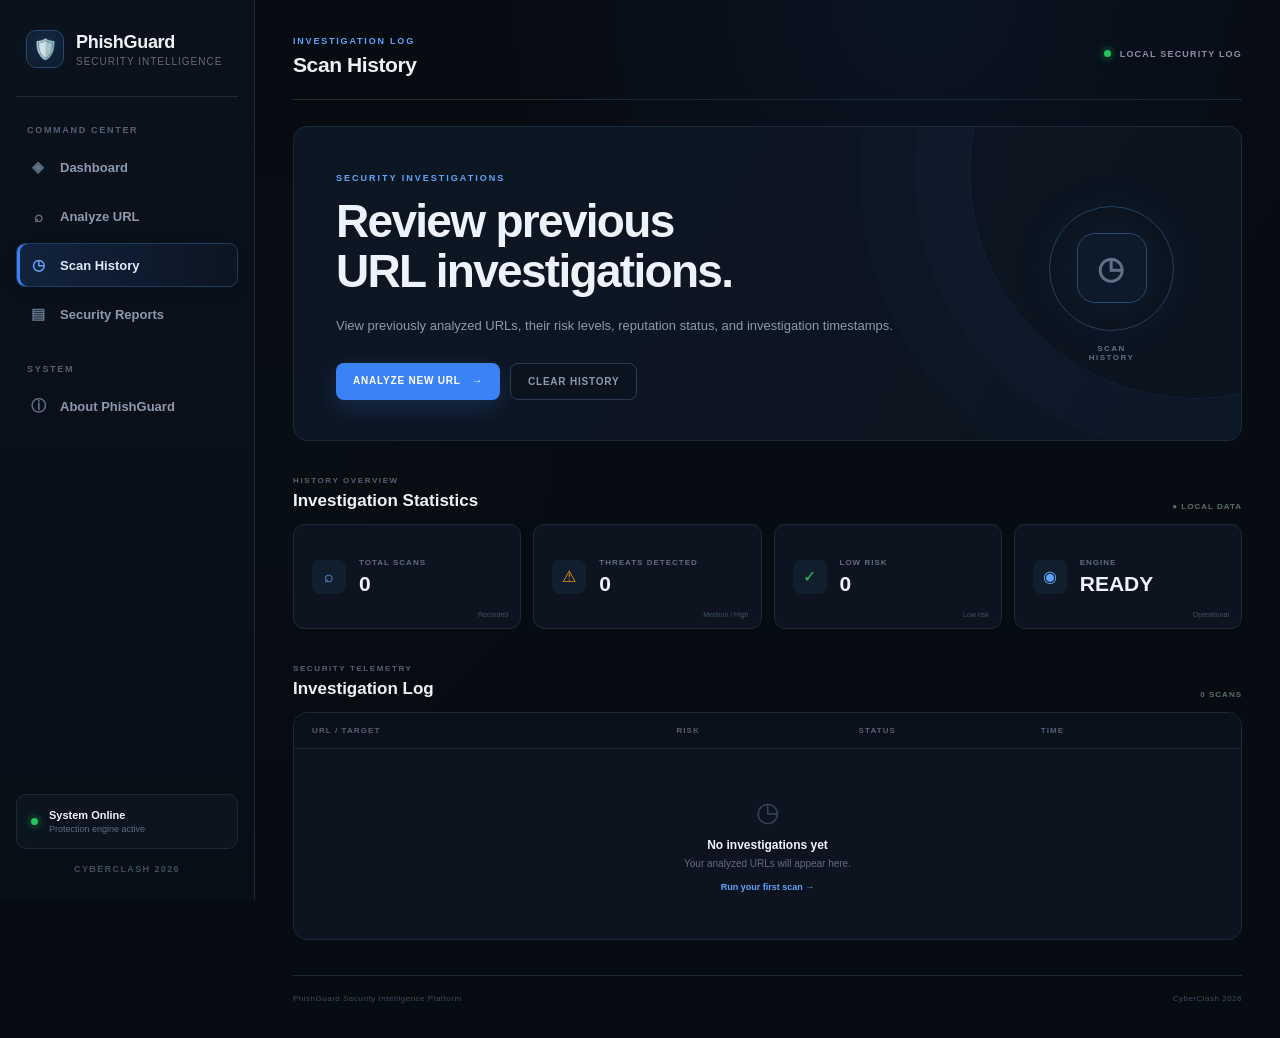
<file: frontend/history.html>
<!DOCTYPE html>
<html lang="en">

<head>

    <meta charset="UTF-8">
    <meta name="viewport" content="width=device-width, initial-scale=1.0">

    <title>PhishGuard | Scan History</title>

    <link rel="stylesheet" href="style.css">


    <!-- =====================================================
         HISTORY PAGE STYLES
         ===================================================== -->

    <style>

        /* -----------------------------------------
           HISTORY LIST
           ----------------------------------------- */

        .history-list {
            width: 100%;
        }


        /* -----------------------------------------
           HISTORY ROW
           ----------------------------------------- */

        .history-row {

            display: grid;

            grid-template-columns:
                minmax(0, 2.8fr)
                100px
                120px
                190px;

            align-items: center;

            gap: 20px;

            width: 100%;

            padding: 20px 24px;

            border-bottom: 1px solid
                rgba(255, 255, 255, 0.06);

            background: rgba(255, 255, 255, 0.015);

            transition:
                background 0.2s ease,
                transform 0.2s ease;

        }


        .history-row:hover {

            background:
                rgba(255, 255, 255, 0.045);

        }


        .history-row:last-child {

            border-bottom: none;

        }


        /* -----------------------------------------
           URL
           ----------------------------------------- */

        .history-url {

            min-width: 0;

            overflow: hidden;

            text-overflow: ellipsis;

            white-space: nowrap;

            font-size: 14px;

            line-height: 1.5;

            color: var(--text-primary, #ffffff);

        }


        /* -----------------------------------------
           RISK
           ----------------------------------------- */

        .history-risk {

            font-weight: 700;

            font-size: 15px;

            text-align: center;

            color: var(--text-primary, #ffffff);

        }


        /* -----------------------------------------
           STATUS
           ----------------------------------------- */

        .history-status {

            display: inline-flex;

            justify-content: center;

            align-items: center;

            min-width: 82px;

            padding: 7px 12px;

            border-radius: 4px;

            font-size: 11px;

            font-weight: 700;

            letter-spacing: 0.08em;

            text-align: center;

            background:
                rgba(255, 255, 255, 0.06);

            color: var(--text-primary, #ffffff);

        }


        /* -----------------------------------------
           TIME
           ----------------------------------------- */

        .history-time {

            font-size: 12px;

            color: var(--text-secondary, #8d96a8);

            white-space: nowrap;

        }


        /* -----------------------------------------
           EMPTY STATE
           ----------------------------------------- */

        .history-list .empty-activity {

            border: none;

        }


        /* -----------------------------------------
           MOBILE / SMALL SCREEN
           ----------------------------------------- */

        @media (max-width: 850px) {

            .history-row {

                grid-template-columns:
                    1fr
                    80px
                    110px
                    1fr;

                gap: 12px;

                padding: 18px;

            }

            .history-url {

                grid-column: 1 / -1;

            }

        }


        @media (max-width: 600px) {

            .history-row {

                grid-template-columns: 1fr;

                gap: 10px;

            }

            .history-url {

                grid-column: auto;

                white-space: normal;

                overflow-wrap: anywhere;

            }

            .history-risk,
            .history-status,
            .history-time {

                text-align: left;

                justify-content: flex-start;

            }

        }

    </style>

</head>


<body>

    <div class="app-shell">


        <!-- =========================================
             SIDEBAR
             ========================================= -->

        <aside class="sidebar">

            <div class="brand">

                <div class="brand-icon">
                    🛡️
                </div>

                <div>

                    <h1>PhishGuard</h1>

                    <span>
                        Security Intelligence
                    </span>

                </div>

            </div>


            <nav class="navigation">

                <p class="nav-title">
                    COMMAND CENTER
                </p>


                <a
                    href="index.html"
                    class="nav-item">

                    <span>◈</span>
                    Dashboard

                </a>


                <a
                    href="analyze.html"
                    class="nav-item">

                    <span>⌕</span>
                    Analyze URL

                </a>


                <a
                    href="history.html"
                    class="nav-item active">

                    <span>◷</span>
                    Scan History

                </a>


                <a
                    href="reports.html"
                    class="nav-item">

                    <span>▤</span>
                    Security Reports

                </a>


                <p class="nav-title secondary-nav-title">
                    SYSTEM
                </p>


                <a
                    href="about.html"
                    class="nav-item">

                    <span>ⓘ</span>
                    About PhishGuard

                </a>

            </nav>


            <div class="system-status">

                <div class="status-dot"></div>

                <div>

                    <strong>
                        System Online
                    </strong>

                    <small>
                        Protection engine active
                    </small>

                </div>

            </div>


            <div class="sidebar-footer">
                CYBERCLASH 2026
            </div>

        </aside>


        <!-- =========================================
             MAIN CONTENT
             ========================================= -->

        <main class="main-content">


            <!-- TOP BAR -->

            <header class="topbar">

                <div>

                    <span class="page-kicker">
                        INVESTIGATION LOG
                    </span>

                    <h2>
                        Scan History
                    </h2>

                </div>


                <div class="topbar-status">

                    <span class="live-indicator"></span>

                    LOCAL SECURITY LOG

                </div>

            </header>


            <!-- =========================================
                 HERO
                 ========================================= -->

            <section class="hero-section">

                <div class="hero-content">

                    <span class="hero-label">
                        SECURITY INVESTIGATIONS
                    </span>


                    <h3>

                        Review previous
                        <br>
                        URL investigations.

                    </h3>


                    <p>

                        View previously analyzed URLs, their risk
                        levels, reputation status, and investigation
                        timestamps.

                    </p>


                    <div class="hero-actions">

                        <a
                            href="analyze.html"
                            class="primary-action">

                            ANALYZE NEW URL

                            <span>→</span>

                        </a>


                        <button
                            id="clearHistoryButton"
                            class="secondary-action"
                            type="button">

                            CLEAR HISTORY

                        </button>

                    </div>

                </div>


                <div class="hero-shield">

                    <div class="shield-ring">

                        <div class="shield-symbol">
                            ◷
                        </div>

                    </div>


                    <span>

                        SCAN
                        <br>
                        HISTORY

                    </span>

                </div>

            </section>


            <!-- =========================================
                 HISTORY OVERVIEW
                 ========================================= -->

            <section class="section">

                <div class="section-heading">

                    <div>

                        <span>
                            HISTORY OVERVIEW
                        </span>

                        <h3>
                            Investigation Statistics
                        </h3>

                    </div>


                    <span class="section-live">

                        ● LOCAL DATA

                    </span>

                </div>


                <div class="stats-grid">


                    <div class="stat-card">

                        <span class="stat-icon">
                            ⌕
                        </span>

                        <div>

                            <small>
                                TOTAL SCANS
                            </small>

                            <strong id="totalScans">
                                0
                            </strong>

                        </div>

                        <span class="stat-note">
                            Recorded
                        </span>

                    </div>


                    <div class="stat-card threat-stat">

                        <span class="stat-icon">
                            ⚠
                        </span>

                        <div>

                            <small>
                                THREATS DETECTED
                            </small>

                            <strong id="threatScans">
                                0
                            </strong>

                        </div>

                        <span class="stat-note">
                            Medium / High
                        </span>

                    </div>


                    <div class="stat-card safe-stat">

                        <span class="stat-icon">
                            ✓
                        </span>

                        <div>

                            <small>
                                LOW RISK
                            </small>

                            <strong id="safeScans">
                                0
                            </strong>

                        </div>

                        <span class="stat-note">
                            Low risk
                        </span>

                    </div>


                    <div class="stat-card">

                        <span class="stat-icon">
                            ◉
                        </span>

                        <div>

                            <small>
                                ENGINE
                            </small>

                            <strong>
                                READY
                            </strong>

                        </div>

                        <span class="stat-note">
                            Operational
                        </span>

                    </div>

                </div>

            </section>


            <!-- =========================================
                 HISTORY TABLE
                 ========================================= -->

            <section class="section">

                <div class="section-heading">

                    <div>

                        <span>
                            SECURITY TELEMETRY
                        </span>

                        <h3>
                            Investigation Log
                        </h3>

                    </div>


                    <span
                        id="historyCount"
                        class="section-live">

                        0 SCANS

                    </span>

                </div>


                <div class="activity-table">


                    <!-- TABLE HEADER -->

                    <div class="activity-header">

                        <span>
                            URL / TARGET
                        </span>

                        <span>
                            RISK
                        </span>

                        <span>
                            STATUS
                        </span>

                        <span>
                            TIME
                        </span>

                    </div>


                    <!-- HISTORY DATA -->

                    <div
                        id="historyList"
                        class="history-list">

                        <div class="empty-activity">

                            <div class="empty-icon">
                                ◷
                            </div>

                            <strong>
                                No investigations yet
                            </strong>

                            <p>
                                Your analyzed URLs will appear here.
                            </p>

                            <a href="analyze.html">
                                Run your first scan →
                            </a>

                        </div>

                    </div>

                </div>

            </section>


            <!-- =========================================
                 FOOTER
                 ========================================= -->

            <footer class="main-footer">

                <span>
                    PhishGuard Security Intelligence Platform
                </span>

                <span>
                    CyberClash 2026
                </span>

            </footer>

        </main>

    </div>


    <script src="history.js"></script>

</body>

</html>
</file>
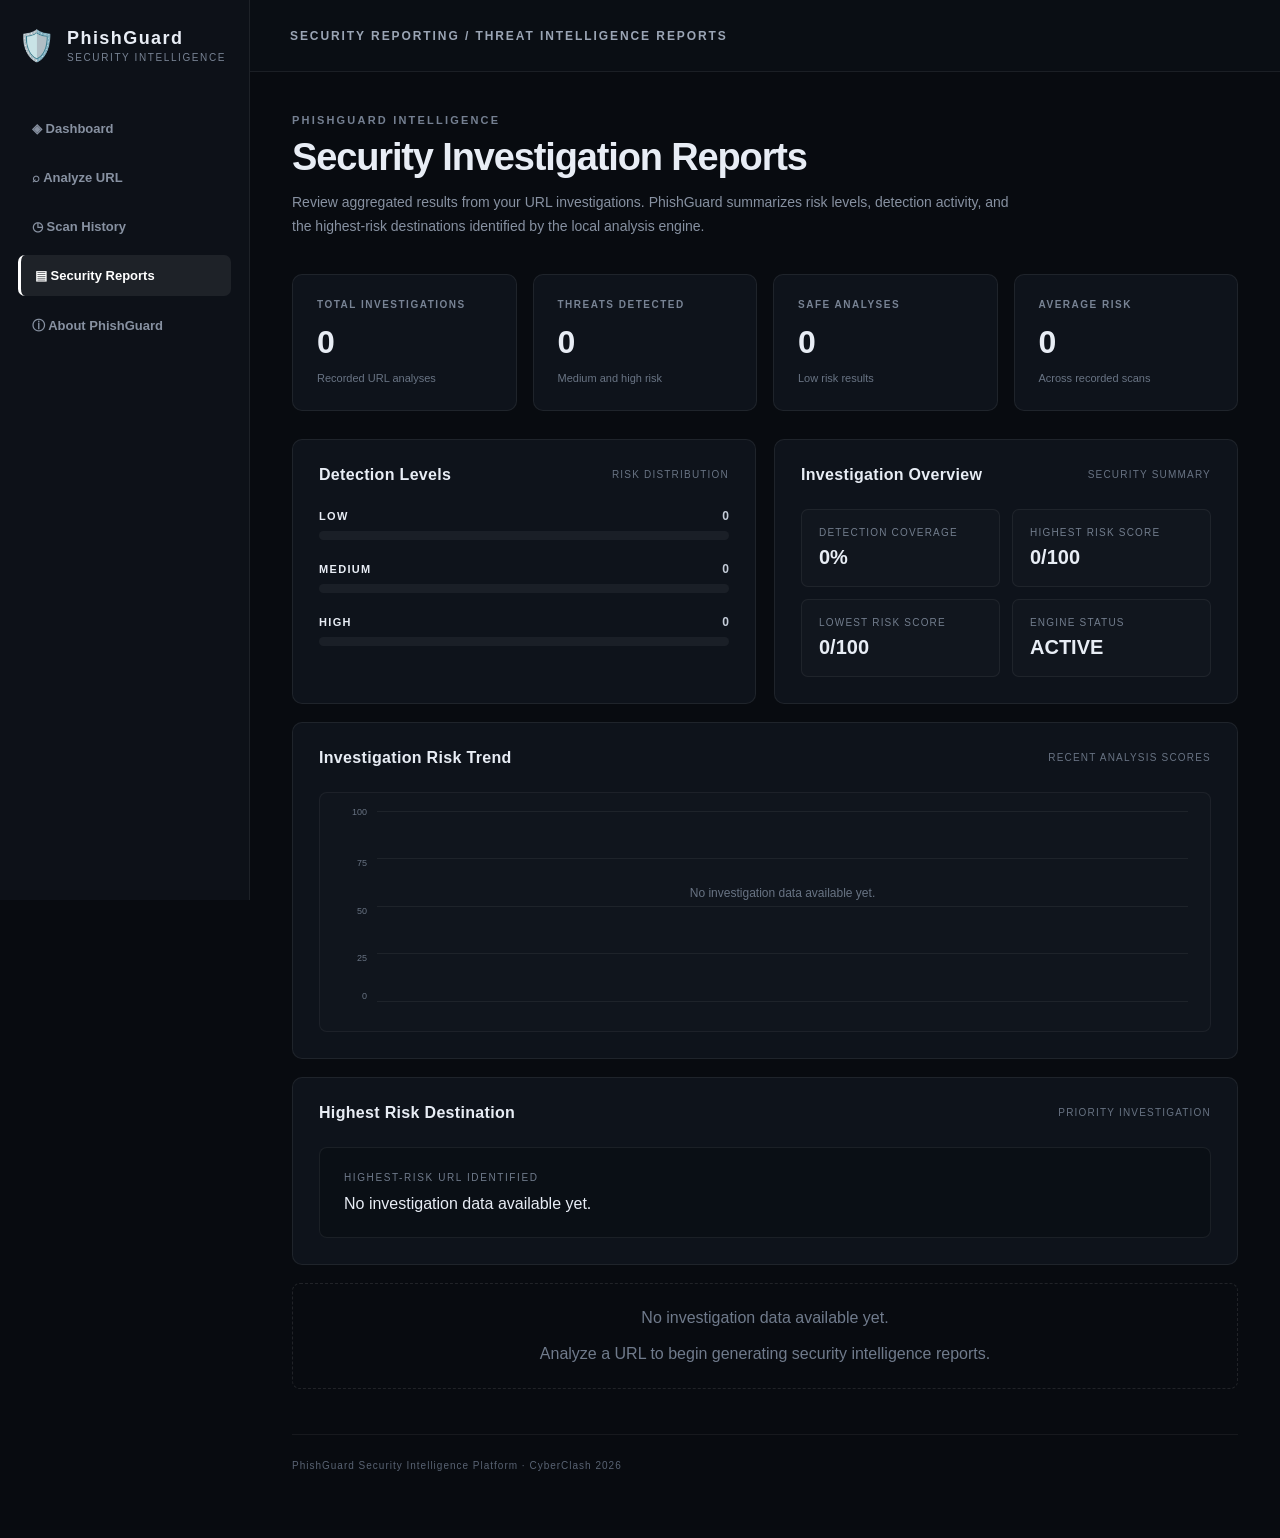
<file: frontend/reports.html>
<!DOCTYPE html>
<html lang="en">

<head>

    <meta charset="UTF-8">

    <meta
        name="viewport"
        content="width=device-width, initial-scale=1.0"
    >

    <title>Security Reports | PhishGuard</title>

    <style>

        * {
            margin: 0;
            padding: 0;
            box-sizing: border-box;
        }

        body {

            font-family:
                "Segoe UI",
                Arial,
                sans-serif;

            background: #080b10;

            color: #e8edf5;

            min-height: 100vh;

        }

        /* =====================================================
           SIDEBAR
        ===================================================== */

        .sidebar {

            position: fixed;

            left: 0;
            top: 0;

            width: 250px;
            height: 100vh;

            background: #0d1118;

            border-right:
                1px solid rgba(255,255,255,0.07);

            padding: 28px 18px;

        }

        .brand {

            display: flex;

            align-items: center;

            gap: 12px;

            margin-bottom: 45px;

        }

        .brand-icon {
            font-size: 30px;
        }

        .brand-text {

            font-size: 18px;

            font-weight: 800;

            letter-spacing: 0.08em;

        }

        .brand-subtitle {

            font-size: 10px;

            color: #788394;

            letter-spacing: 0.16em;

            margin-top: 3px;

        }

        .nav {

            display: flex;

            flex-direction: column;

            gap: 8px;

        }

        .nav a {

            text-decoration: none;

            color: #8791a1;

            padding: 13px 14px;

            border-radius: 7px;

            font-size: 13px;

            font-weight: 600;

            transition: 0.2s;

        }

        .nav a:hover {

            background:
                rgba(255,255,255,0.04);

            color: #ffffff;

        }

        .nav a.active {

            background:
                rgba(255,255,255,0.07);

            color: #ffffff;

            border-left:
                3px solid #ffffff;

        }

        /* =====================================================
           MAIN
        ===================================================== */

        .main {

            margin-left: 250px;

            min-height: 100vh;

        }

        .topbar {

            height: 72px;

            display: flex;

            align-items: center;

            padding: 0 40px;

            border-bottom:
                1px solid rgba(255,255,255,0.07);

            background: #0a0e14;

        }

        .topbar-title {

            font-size: 12px;

            font-weight: 700;

            letter-spacing: 0.16em;

            color: #9ba5b5;

        }

        /* =====================================================
           CONTENT
        ===================================================== */

        .content {

            padding: 42px;

            max-width: 1450px;

            margin: auto;

        }

        .eyebrow {

            font-size: 11px;

            font-weight: 800;

            letter-spacing: 0.2em;

            color: #758092;

            margin-bottom: 10px;

        }

        h1 {

            font-size: 38px;

            letter-spacing: -0.03em;

            margin-bottom: 12px;

        }

        .intro {

            color: #8791a1;

            max-width: 720px;

            line-height: 1.7;

            font-size: 14px;

            margin-bottom: 35px;

        }

        /* =====================================================
           STAT CARDS
        ===================================================== */

        .stats-grid {

            display: grid;

            grid-template-columns:
                repeat(4, 1fr);

            gap: 16px;

            margin-bottom: 28px;

        }

        .stat-card {

            background: #0e131b;

            border:
                1px solid rgba(255,255,255,0.07);

            border-radius: 10px;

            padding: 24px;

        }

        .stat-label {

            font-size: 10px;

            font-weight: 800;

            letter-spacing: 0.15em;

            color: #788394;

            margin-bottom: 14px;

        }

        .stat-card strong {

            display: block;

            font-size: 32px;

            margin-bottom: 7px;

        }

        .stat-card span {

            font-size: 11px;

            color: #697484;

        }

        /* =====================================================
           PANELS
        ===================================================== */

        .panel-grid {

            display: grid;

            grid-template-columns:
                1fr 1fr;

            gap: 18px;

            margin-bottom: 18px;

        }

        .panel {

            background: #0e131b;

            border:
                1px solid rgba(255,255,255,0.07);

            border-radius: 10px;

            padding: 26px;

        }

        .panel-header {

            display: flex;

            justify-content: space-between;

            align-items: center;

            margin-bottom: 25px;

        }

        .panel-header h2 {

            font-size: 16px;

            letter-spacing: 0.02em;

        }

        .panel-header span {

            font-size: 10px;

            color: #687383;

            letter-spacing: 0.12em;

        }

        /* =====================================================
           RISK DISTRIBUTION
        ===================================================== */

        .risk-item {
            margin-bottom: 22px;
        }

        .risk-top {

            display: flex;

            justify-content: space-between;

            align-items: center;

            margin-bottom: 8px;

        }

        .risk-name {

            font-size: 11px;

            font-weight: 800;

            letter-spacing: 0.12em;

        }

        .risk-count {

            font-size: 12px;

            font-weight: 700;

            color: #c4ccd8;

        }

        .risk-track {

            height: 9px;

            width: 100%;

            background:
                rgba(255,255,255,0.05);

            border-radius: 20px;

            overflow: hidden;

        }

        .risk-bar {

            height: 100%;

            width: 0%;

            border-radius: 20px;

            transition:
                width 0.7s ease;

        }

        .low-bar {
            background: #45d98a;
        }

        .medium-bar {
            background: #ffb34d;
        }

        .high-bar {
            background: #ff5d5d;
        }

        /* =====================================================
           RISK TREND
        ===================================================== */

        .trend-panel {

            margin-bottom: 18px;

        }

        .trend-container {

            position: relative;

            height: 240px;

            padding:
                18px 12px 12px 12px;

            border:
                1px solid rgba(255,255,255,0.05);

            border-radius: 8px;

            background:
                rgba(255,255,255,0.012);

            overflow-x: auto;

        }

        .trend-chart {

            position: relative;

            min-width: 560px;

            height: 190px;

        }

        .trend-grid-line {

            position: absolute;

            left: 45px;

            right: 10px;

            height: 1px;

            background:
                rgba(255,255,255,0.06);

        }

        .trend-grid-label {

            position: absolute;

            left: 0;

            width: 35px;

            font-size: 9px;

            color: #687383;

            text-align: right;

        }

        .trend-line {

            position: absolute;

            left: 45px;

            right: 10px;

            top: 0;

            bottom: 25px;

        }

        .trend-svg {

            width: 100%;

            height: 100%;

            overflow: visible;

        }

        .trend-path {

            fill: none;

            stroke: #ffffff;

            stroke-width: 2.5;

            stroke-linecap: round;

            stroke-linejoin: round;

        }

        .trend-point {

            fill: #ffffff;

            stroke: #0e131b;

            stroke-width: 3;

        }

        .trend-label {

            position: absolute;

            bottom: 0;

            transform: translateX(-50%);

            font-size: 9px;

            color: #687383;

            white-space: nowrap;

        }

        .trend-empty {

            height: 100%;

            display: flex;

            align-items: center;

            justify-content: center;

            color: #687383;

            font-size: 12px;

        }

        /* =====================================================
           SECURITY SUMMARY
        ===================================================== */

        .summary-grid {

            display: grid;

            grid-template-columns:
                repeat(2, 1fr);

            gap: 12px;

        }

        .summary-item {

            padding: 17px;

            border:
                1px solid rgba(255,255,255,0.06);

            border-radius: 7px;

            background:
                rgba(255,255,255,0.015);

        }

        .summary-label {

            display: block;

            font-size: 10px;

            color: #727d8d;

            letter-spacing: 0.12em;

            margin-bottom: 8px;

        }

        .summary-value {

            font-size: 20px;

            font-weight: 800;

        }

        /* =====================================================
           PRIORITY INVESTIGATION
        ===================================================== */

        .priority-panel {
            margin-top: 18px;
        }

        .priority-box {

            border:
                1px solid rgba(255,255,255,0.07);

            background: #0a0f15;

            border-radius: 8px;

            padding: 24px;

        }

        .priority-label {

            font-size: 10px;

            color: #707b8c;

            letter-spacing: 0.16em;

            margin-bottom: 12px;

        }

        .highest-risk-url {

            font-size: 15px;

            font-weight: 700;

            word-break: break-all;

            line-height: 1.6;

            margin-bottom: 12px;

        }

        .highest-risk-score {

            display: inline-block;

            padding: 7px 11px;

            border-radius: 5px;

            background:
                rgba(255,180,70,0.12);

            border:
                1px solid rgba(255,180,70,0.28);

            color: #ffbd66;

            font-size: 11px;

            font-weight: 800;

            letter-spacing: 0.08em;

        }

        /* =====================================================
           EMPTY REPORT
        ===================================================== */

        #reportEmpty {

            display: none;

            padding: 25px;

            margin-top: 18px;

            border:
                1px dashed rgba(255,255,255,0.1);

            border-radius: 8px;

            text-align: center;

            color: #707b8c;

        }

        /* =====================================================
           FOOTER
        ===================================================== */

        footer {

            margin-top: 45px;

            padding: 25px 0;

            border-top:
                1px solid rgba(255,255,255,0.06);

            color: #596373;

            font-size: 10px;

            letter-spacing: 0.1em;

        }

        /* =====================================================
           RESPONSIVE
        ===================================================== */

        @media (max-width: 1050px) {

            .stats-grid {

                grid-template-columns:
                    repeat(2, 1fr);

            }

        }

        @media (max-width: 800px) {

            .sidebar {

                position: relative;

                width: 100%;

                height: auto;

                border-right: none;

                border-bottom:
                    1px solid rgba(255,255,255,0.07);

            }

            .main {
                margin-left: 0;
            }

            .panel-grid {
                grid-template-columns: 1fr;
            }

            .content {
                padding: 25px;
            }

        }

        @media (max-width: 550px) {

            .stats-grid {
                grid-template-columns: 1fr;
            }

            .summary-grid {
                grid-template-columns: 1fr;
            }

            h1 {
                font-size: 30px;
            }

        }

    </style>

</head>


<body>


    <!-- =====================================================
         SIDEBAR
    ===================================================== -->

    <aside class="sidebar">

        <div class="brand">

            <div class="brand-icon">
                🛡️
            </div>

            <div>

                <div class="brand-text">
                    PhishGuard
                </div>

                <div class="brand-subtitle">
                    SECURITY INTELLIGENCE
                </div>

            </div>

        </div>


        <nav class="nav">

            <a href="index.html">
                ◈ Dashboard
            </a>

            <a href="analyze.html">
                ⌕ Analyze URL
            </a>

            <a href="history.html">
                ◷ Scan History
            </a>

            <a
                href="reports.html"
                class="active"
            >
                ▤ Security Reports
            </a>

            <a href="about.html">
                ⓘ About PhishGuard
            </a>

        </nav>

    </aside>


    <!-- =====================================================
         MAIN
    ===================================================== -->

    <main class="main">


        <header class="topbar">

            <div class="topbar-title">
                SECURITY REPORTING /
                THREAT INTELLIGENCE REPORTS
            </div>

        </header>


        <section class="content">


            <div class="eyebrow">
                PHISHGUARD INTELLIGENCE
            </div>


            <h1>
                Security Investigation Reports
            </h1>


            <p class="intro">

                Review aggregated results from your URL
                investigations. PhishGuard summarizes risk
                levels, detection activity, and the
                highest-risk destinations identified by the
                local analysis engine.

            </p>


            <!-- =================================================
                 STATISTICS
            ================================================= -->

            <div class="stats-grid">


                <div class="stat-card">

                    <div class="stat-label">
                        TOTAL INVESTIGATIONS
                    </div>

                    <strong id="reportTotal">
                        —
                    </strong>

                    <span>
                        Recorded URL analyses
                    </span>

                </div>


                <div class="stat-card">

                    <div class="stat-label">
                        THREATS DETECTED
                    </div>

                    <strong id="reportThreats">
                        —
                    </strong>

                    <span>
                        Medium and high risk
                    </span>

                </div>


                <div class="stat-card">

                    <div class="stat-label">
                        SAFE ANALYSES
                    </div>

                    <strong id="reportSafe">
                        —
                    </strong>

                    <span>
                        Low risk results
                    </span>

                </div>


                <div class="stat-card">

                    <div class="stat-label">
                        AVERAGE RISK
                    </div>

                    <strong id="reportAverage">
                        —
                    </strong>

                    <span>
                        Across recorded scans
                    </span>

                </div>


            </div>


            <!-- =================================================
                 RISK DISTRIBUTION + SECURITY SUMMARY
            ================================================= -->

            <div class="panel-grid">


                <div class="panel">

                    <div class="panel-header">

                        <h2>
                            Detection Levels
                        </h2>

                        <span>
                            RISK DISTRIBUTION
                        </span>

                    </div>


                    <div class="risk-item">

                        <div class="risk-top">

                            <span class="risk-name">
                                LOW
                            </span>

                            <span
                                class="risk-count"
                                id="lowRiskCount"
                            >
                                0
                            </span>

                        </div>


                        <div class="risk-track">

                            <div
                                class="risk-bar low-bar"
                                id="lowRiskBar"
                            ></div>

                        </div>

                    </div>


                    <div class="risk-item">

                        <div class="risk-top">

                            <span class="risk-name">
                                MEDIUM
                            </span>

                            <span
                                class="risk-count"
                                id="mediumRiskCount"
                            >
                                0
                            </span>

                        </div>


                        <div class="risk-track">

                            <div
                                class="risk-bar medium-bar"
                                id="mediumRiskBar"
                            ></div>

                        </div>

                    </div>


                    <div class="risk-item">

                        <div class="risk-top">

                            <span class="risk-name">
                                HIGH
                            </span>

                            <span
                                class="risk-count"
                                id="highRiskCount"
                            >
                                0
                            </span>

                        </div>


                        <div class="risk-track">

                            <div
                                class="risk-bar high-bar"
                                id="highRiskBar"
                            ></div>

                        </div>

                    </div>

                </div>


                <div class="panel">

                    <div class="panel-header">

                        <h2>
                            Investigation Overview
                        </h2>

                        <span>
                            SECURITY SUMMARY
                        </span>

                    </div>


                    <div class="summary-grid">


                        <div class="summary-item">

                            <span class="summary-label">
                                DETECTION COVERAGE
                            </span>

                            <strong
                                class="summary-value"
                                id="summaryThreatRate"
                            >
                                0%
                            </strong>

                        </div>


                        <div class="summary-item">

                            <span class="summary-label">
                                HIGHEST RISK SCORE
                            </span>

                            <strong
                                class="summary-value"
                                id="summaryHighestScore"
                            >
                                0/100
                            </strong>

                        </div>


                        <div class="summary-item">

                            <span class="summary-label">
                                LOWEST RISK SCORE
                            </span>

                            <strong
                                class="summary-value"
                                id="summaryLowestScore"
                            >
                                0/100
                            </strong>

                        </div>


                        <div class="summary-item">

                            <span class="summary-label">
                                ENGINE STATUS
                            </span>

                            <strong class="summary-value">
                                ACTIVE
                            </strong>

                        </div>


                    </div>

                </div>


            </div>


            <!-- =================================================
                 INVESTIGATION RISK TREND
            ================================================= -->

            <div class="panel trend-panel">

                <div class="panel-header">

                    <h2>
                        Investigation Risk Trend
                    </h2>

                    <span>
                        RECENT ANALYSIS SCORES
                    </span>

                </div>


                <div class="trend-container">

                    <div
                        id="trendChart"
                        class="trend-chart"
                    >

                        <div class="trend-grid-line" style="top: 0%;"></div>
                        <div class="trend-grid-line" style="top: 25%;"></div>
                        <div class="trend-grid-line" style="top: 50%;"></div>
                        <div class="trend-grid-line" style="top: 75%;"></div>
                        <div class="trend-grid-line" style="top: 100%;"></div>


                        <div
                            class="trend-grid-label"
                            style="top: -4px;"
                        >
                            100
                        </div>

                        <div
                            class="trend-grid-label"
                            style="top: 25%;"
                        >
                            75
                        </div>

                        <div
                            class="trend-grid-label"
                            style="top: 50%;"
                        >
                            50
                        </div>

                        <div
                            class="trend-grid-label"
                            style="top: 75%;"
                        >
                            25
                        </div>

                        <div
                            class="trend-grid-label"
                            style="top: calc(100% - 10px);"
                        >
                            0
                        </div>


                        <div
                            id="trendLine"
                            class="trend-line"
                        >

                            <div
                                id="trendEmpty"
                                class="trend-empty"
                            >
                                No investigation data available yet.
                            </div>

                        </div>

                    </div>

                </div>

            </div>


            <!-- =================================================
                 PRIORITY INVESTIGATION
            ================================================= -->

            <div class="panel priority-panel">


                <div class="panel-header">

                    <h2>
                        Highest Risk Destination
                    </h2>

                    <span>
                        PRIORITY INVESTIGATION
                    </span>

                </div>


                <div class="priority-box">

                    <div class="priority-label">
                        HIGHEST-RISK URL IDENTIFIED
                    </div>


                    <div id="highestRiskContent">

                        <p>
                            No investigation data available yet.
                        </p>

                    </div>

                </div>

            </div>


            <!-- =================================================
                 EMPTY REPORT
            ================================================= -->

            <div id="reportEmpty">

                No investigation data available yet.

                <br><br>

                Analyze a URL to begin generating
                security intelligence reports.

            </div>


            <footer>

                PhishGuard Security Intelligence Platform
                · CyberClash 2026

            </footer>


        </section>

    </main>


    <script src="reports.js"></script>


</body>

</html>
</file>
<file: frontend/style.css>
/* =========================================================
   PHISHGUARD — SECURITY COMMAND CENTER
   CyberClash 2026
   ========================================================= */

:root {
    --bg: #070b12;
    --sidebar: #0a1019;

    --panel: #0d141f;
    --panel-2: #111a27;
    --panel-dark: #080f18;

    --border: #1b2939;
    --border-bright: #2a3c52;

    --text: #edf3f8;
    --muted: #8b9aac;
    --dim: #5e6d7f;

    --blue: #3b82f6;
    --blue-soft: #60a5fa;

    --green: #22c55e;
    --amber: #f59e0b;
    --red: #ef4444;

    --radius: 14px;
}


/* =========================================================
   RESET
   ========================================================= */

* {
    margin: 0;
    padding: 0;
    box-sizing: border-box;
}

html {
    scroll-behavior: smooth;
}

body {
    min-height: 100vh;

    font-family:
        Inter,
        "Segoe UI",
        Arial,
        sans-serif;

    background:
        radial-gradient(
            circle at 72% 0%,
            rgba(59, 130, 246, 0.075),
            transparent 30%
        ),
        radial-gradient(
            circle at 20% 45%,
            rgba(34, 197, 94, 0.018),
            transparent 28%
        ),
        var(--bg);

    color: var(--text);
}

a {
    color: inherit;
    text-decoration: none;
}

button,
input {
    font-family: inherit;
}


/* =========================================================
   APPLICATION SHELL
   ========================================================= */

.app-shell {
    min-height: 100vh;
    display: flex;
}


/* =========================================================
   SIDEBAR
   ========================================================= */

.sidebar {
    width: 255px;
    min-height: 100vh;

    position: fixed;
    left: 0;
    top: 0;

    display: flex;
    flex-direction: column;

    background:
        linear-gradient(
            180deg,
            #0b121c 0%,
            #080e16 100%
        );

    border-right: 1px solid var(--border);

    padding: 26px 16px;

    z-index: 20;
}


/* BRAND */

.brand {
    display: flex;
    align-items: center;
    gap: 12px;

    padding: 4px 10px 28px;

    border-bottom: 1px solid var(--border);
}

.brand-icon {
    width: 38px;
    height: 38px;

    display: grid;
    place-items: center;

    border: 1px solid #28476a;
    border-radius: 10px;

    background:
        radial-gradient(
            circle at 50% 35%,
            #132945,
            #0d1b2c
        );

    font-size: 20px;

    box-shadow:
        0 0 20px rgba(59, 130, 246, 0.06);
}

.brand h1 {
    font-size: 18px;
    letter-spacing: -0.3px;
}

.brand span {
    display: block;

    margin-top: 3px;

    color: var(--dim);

    font-size: 10px;
    letter-spacing: 1px;
    text-transform: uppercase;
}


/* NAVIGATION */

.navigation {
    padding-top: 28px;
}

.nav-title {
    padding: 0 11px;
    margin-bottom: 10px;

    color: #526275;

    font-size: 9px;
    font-weight: 800;

    letter-spacing: 1.7px;
}

.secondary-nav-title {
    margin-top: 28px;
}

.nav-item {
    height: 44px;

    display: flex;
    align-items: center;
    gap: 13px;

    padding: 0 12px;
    margin-bottom: 5px;

    border: 1px solid transparent;
    border-radius: 9px;

    color: var(--muted);

    font-size: 13px;
    font-weight: 600;

    transition:
        background 0.2s ease,
        color 0.2s ease,
        border-color 0.2s ease,
        transform 0.2s ease;
}

.nav-item span {
    width: 18px;

    color: #63748a;

    text-align: center;

    font-size: 15px;
}

.nav-item:hover {
    color: var(--text);

    background: #101a28;

    border-color: var(--border);

    transform: translateX(1px);
}

.nav-item.active {
    color: #dbeafe;

    background:
        linear-gradient(
            90deg,
            rgba(59, 130, 246, 0.16),
            rgba(59, 130, 246, 0.035)
        );

    border-color: #203c5e;

    box-shadow:
        inset 3px 0 0 var(--blue),
        0 5px 20px rgba(0, 0, 0, 0.08);
}

.nav-item.active span {
    color: var(--blue-soft);
}


/* SYSTEM STATUS */

.system-status {
    margin-top: auto;

    display: flex;
    align-items: center;
    gap: 11px;

    padding: 14px;

    background: #0b141f;

    border: 1px solid var(--border);
    border-radius: 10px;
}

.status-dot,
.live-indicator {
    width: 7px;
    height: 7px;

    flex-shrink: 0;

    border-radius: 50%;

    background: var(--green);

    box-shadow:
        0 0 0 4px rgba(34, 197, 94, 0.08),
        0 0 12px rgba(34, 197, 94, 0.45);
}

.system-status strong {
    display: block;

    font-size: 11px;
}

.system-status small {
    display: block;

    margin-top: 3px;

    color: var(--dim);

    font-size: 9px;
}

.sidebar-footer {
    margin-top: 15px;

    color: #3f4e60;

    font-size: 9px;
    font-weight: 700;

    letter-spacing: 1.4px;

    text-align: center;
}


/* =========================================================
   MAIN CONTENT
   ========================================================= */

.main-content {
    width: calc(100% - 255px);

    margin-left: 255px;

    padding: 30px 38px 35px;
}


/* =========================================================
   TOP BAR
   ========================================================= */

.topbar {
    min-height: 60px;

    display: flex;
    align-items: center;
    justify-content: space-between;

    padding-bottom: 22px;

    border-bottom: 1px solid var(--border);
}

.page-kicker {
    color: var(--blue-soft);

    font-size: 9px;
    font-weight: 800;

    letter-spacing: 1.8px;
}

.topbar h2 {
    margin-top: 5px;

    font-size: 21px;
    font-weight: 700;

    letter-spacing: -0.4px;
}

.topbar-status {
    display: flex;
    align-items: center;
    gap: 9px;

    color: #8292a5;

    font-size: 9px;
    font-weight: 800;

    letter-spacing: 1.2px;
}


/* =========================================================
   HERO
   ========================================================= */

.hero-section {
    min-height: 315px;

    position: relative;

    display: flex;
    align-items: center;
    justify-content: space-between;

    overflow: hidden;

    margin-top: 26px;
    padding: 38px 42px;

    background:
        linear-gradient(
            120deg,
            #0d1724,
            #0b131e
        );

    border: 1px solid var(--border);
    border-radius: var(--radius);
}

.hero-section::before {
    content: "";

    position: absolute;

    width: 450px;
    height: 450px;

    right: -180px;
    top: -180px;

    border-radius: 50%;

    border: 1px solid rgba(59, 130, 246, 0.12);

    box-shadow:
        0 0 0 55px rgba(59, 130, 246, 0.025),
        0 0 0 110px rgba(59, 130, 246, 0.018);
}

.hero-content {
    max-width: 670px;

    position: relative;
    z-index: 1;
}

.hero-label {
    color: var(--blue-soft);

    font-size: 9px;
    font-weight: 800;

    letter-spacing: 2px;
}

.hero-content h3 {
    margin-top: 12px;

    font-size: clamp(31px, 4vw, 46px);

    line-height: 1.08;

    letter-spacing: -1.7px;
}

.hero-content p {
    max-width: 650px;

    margin-top: 18px;

    color: var(--muted);

    font-size: 13px;
    line-height: 1.8;
}

.hero-actions {
    display: flex;
    gap: 10px;

    margin-top: 25px;
}

.primary-action,
.secondary-action {
    padding: 12px 17px;

    border-radius: 8px;

    font-size: 10px;
    font-weight: 800;

    letter-spacing: 0.8px;
}

.primary-action {
    background: var(--blue);
    color: white;

    box-shadow:
        0 8px 25px rgba(59, 130, 246, 0.2);
}

.primary-action span {
    margin-left: 8px;
}

.secondary-action {
    border: 1px solid var(--border-bright);

    background: #0b131e;

    color: var(--muted);
}

.secondary-action:hover {
    color: var(--text);
    border-color: #3a4f68;
}


/* HERO SHIELD */

.hero-shield {
    position: relative;
    z-index: 1;

    width: 175px;

    display: flex;
    flex-direction: column;
    align-items: center;
    gap: 13px;

    color: #5f7186;

    font-size: 8px;
    font-weight: 800;

    letter-spacing: 1.5px;

    text-align: center;
}

.shield-ring {
    width: 125px;
    height: 125px;

    display: grid;
    place-items: center;

    border-radius: 50%;

    border: 1px solid #24415f;

    background:
        radial-gradient(
            circle,
            rgba(59, 130, 246, 0.1),
            transparent 65%
        );

    box-shadow:
        0 0 40px rgba(59, 130, 246, 0.07);
}

.shield-symbol {
    width: 70px;
    height: 70px;

    display: grid;
    place-items: center;

    border-radius: 18px;

    background: #0c1a2b;

    border: 1px solid #2b4b6e;

    font-size: 31px;
}


/* =========================================================
   SECTIONS
   ========================================================= */

.section {
    margin-top: 28px;
}

.section-heading {
    display: flex;
    align-items: flex-end;
    justify-content: space-between;

    margin-bottom: 13px;
}

.section-heading > div > span {
    color: #526275;

    font-size: 8px;
    font-weight: 800;

    letter-spacing: 1.6px;
}

.section-heading h3 {
    margin-top: 4px;

    font-size: 17px;
}

.section-live {
    color: #587066;

    font-size: 8px;
    font-weight: 800;

    letter-spacing: 1px;
}


/* =========================================================
   STAT CARDS
   ========================================================= */

.stats-grid {
    display: grid;

    grid-template-columns:
        repeat(4, 1fr);

    gap: 12px;
}

.stat-card {
    min-height: 105px;

    position: relative;

    display: flex;
    align-items: center;
    gap: 13px;

    padding: 18px;

    background: var(--panel);

    border: 1px solid var(--border);
    border-radius: 11px;

    transition:
        transform 0.2s ease,
        border-color 0.2s ease,
        background 0.2s ease;
}

.stat-card:hover {
    transform: translateY(-2px);

    background: var(--panel-2);

    border-color: var(--border-bright);
}

.stat-icon {
    width: 34px;
    height: 34px;

    display: grid;
    place-items: center;

    border-radius: 8px;

    background: #111e2d;

    color: var(--blue-soft);

    font-size: 16px;
}

.stat-card small {
    display: block;

    color: var(--dim);

    font-size: 8px;
    font-weight: 800;

    letter-spacing: 1px;
}

.stat-card strong {
    display: block;

    margin-top: 5px;

    font-size: 21px;
}

.stat-note {
    position: absolute;

    right: 12px;
    bottom: 10px;

    color: #3f5062;

    font-size: 7px;
}

.threat-stat .stat-icon {
    color: var(--amber);
}

.safe-stat .stat-icon {
    color: var(--green);
}


/* =========================================================
   INVESTIGATION PANEL
   ========================================================= */

.investigation-panel {
    margin-top: 28px;

    padding: 22px;

    background: var(--panel);

    border: 1px solid var(--border);
    border-radius: var(--radius);
}

.panel-heading {
    display: flex;
    justify-content: space-between;
    align-items: center;

    margin-bottom: 16px;
}

.panel-heading span:first-child {
    color: #526275;

    font-size: 8px;
    font-weight: 800;

    letter-spacing: 1.5px;
}

.panel-heading h3 {
    margin-top: 4px;

    font-size: 17px;
}

.panel-code {
    color: #415267;

    font-family: monospace;

    font-size: 9px;
}

.quick-scan {
    min-height: 82px;

    display: flex;
    align-items: center;
    gap: 15px;

    padding: 15px;

    background: #0a111b;

    border: 1px solid var(--border);

    border-radius: 10px;
}

.scan-icon {
    width: 43px;
    height: 43px;

    display: grid;
    place-items: center;

    flex-shrink: 0;

    border-radius: 9px;

    background: #102139;

    border: 1px solid #244566;

    color: var(--blue-soft);

    font-size: 20px;
}

.scan-info {
    flex: 1;
}

.scan-info strong {
    font-size: 12px;
}

.scan-info p {
    margin-top: 4px;

    color: var(--dim);

    font-size: 10px;
}

.scan-button {
    padding: 10px 14px;

    border: 1px solid #28517d;
    border-radius: 7px;

    color: #9bc5f7;

    background: #0d1d2f;

    font-size: 8px;
    font-weight: 800;

    letter-spacing: 0.8px;
}

.scan-button:hover {
    background: #122842;
}


/* =========================================================
   ACTIVITY TABLE
   ========================================================= */

.activity-table {
    overflow: hidden;

    background: var(--panel);

    border: 1px solid var(--border);

    border-radius: var(--radius);
}

.activity-header {
    display: grid;

    grid-template-columns:
        2fr 1fr 1fr 1fr;

    padding: 13px 18px;

    background: #0a111a;

    border-bottom: 1px solid var(--border);

    color: #536276;

    font-size: 8px;
    font-weight: 800;

    letter-spacing: 1.1px;
}

.empty-activity {
    min-height: 190px;

    display: flex;
    flex-direction: column;
    align-items: center;
    justify-content: center;

    text-align: center;
}

.empty-icon {
    margin-bottom: 10px;

    color: #344559;

    font-size: 27px;
}

.empty-activity strong {
    font-size: 12px;
}

.empty-activity p {
    margin-top: 6px;

    color: var(--dim);

    font-size: 10px;
}

.empty-activity a {
    margin-top: 13px;

    color: var(--blue-soft);

    font-size: 9px;
    font-weight: 700;
}

.view-all {
    color: #6689ae;

    font-size: 8px;
    font-weight: 800;

    letter-spacing: 0.8px;
}

.view-all:hover {
    color: var(--blue-soft);
}


/* =========================================================
   FOOTER
   ========================================================= */

.main-footer {
    display: flex;
    justify-content: space-between;

    margin-top: 35px;
    padding-top: 18px;

    border-top: 1px solid var(--border);

    color: #3e4d5f;

    font-size: 8px;
    letter-spacing: 0.5px;
}


/* =========================================================
   PHISHGUARD — ANALYZER INTRO
   ========================================================= */

.analyzer-intro {
    margin-top: 26px;
    padding: 32px 34px;

    position: relative;

    overflow: hidden;

    background:
        linear-gradient(
            120deg,
            #0d1724 0%,
            #0a111b 65%,
            #09111b 100%
        );

    border: 1px solid var(--border);
    border-radius: var(--radius);

    box-shadow:
        0 18px 45px rgba(0, 0, 0, 0.13);
}

.analyzer-intro::before {
    content: "";

    position: absolute;

    width: 260px;
    height: 260px;

    right: -100px;
    top: -130px;

    border-radius: 50%;

    border: 1px solid rgba(59, 130, 246, 0.09);

    box-shadow:
        0 0 0 35px rgba(59, 130, 246, 0.018),
        0 0 0 70px rgba(59, 130, 246, 0.012);
}

.analyzer-intro::after {
    content: "SCAN // DETECT // PROTECT";

    position: absolute;

    right: 28px;
    bottom: 20px;

    color: #172638;

    font-family: monospace;
    font-size: 10px;
    font-weight: 800;

    letter-spacing: 2px;
}

.analyzer-intro h3,
.analyzer-intro p,
.analyzer-intro .hero-label {
    position: relative;
    z-index: 1;
}

.analyzer-intro h3 {
    margin-top: 9px;

    font-size: 32px;
    letter-spacing: -1px;
}

.analyzer-intro p {
    max-width: 720px;

    margin-top: 12px;

    color: var(--muted);

    font-size: 12px;
    line-height: 1.8;
}


/* =========================================================
   URL SCANNER — PRIMARY INVESTIGATION CONSOLE
   ========================================================= */

.url-scanner {
    margin-top: 14px;

    padding: 23px;

    position: relative;

    background:
        linear-gradient(
            145deg,
            #0d1622,
            #0a111a
        );

    border: 1px solid #213248;

    border-radius: var(--radius);

    box-shadow:
        0 16px 40px rgba(0, 0, 0, 0.12);
}

.url-scanner::before {
    content: "URL INTELLIGENCE";

    position: absolute;

    top: 16px;
    right: 20px;

    color: #25374b;

    font-family: monospace;

    font-size: 7px;
    font-weight: 800;

    letter-spacing: 1.4px;
}

.scanner-heading {
    display: flex;
    align-items: center;
    justify-content: space-between;

    margin-bottom: 15px;
}

.scanner-heading span {
    color: var(--blue-soft);

    font-size: 8px;
    font-weight: 800;

    letter-spacing: 1.5px;
}

.scanner-heading h3 {
    margin-top: 4px;

    font-size: 16px;
}

.scanner-heading code {
    color: #58718d;

    font-family: monospace;

    font-size: 9px;
}


/* URL INPUT */

.url-input-wrapper {
    display: flex;
    align-items: stretch;

    min-height: 58px;

    overflow: hidden;

    background:
        linear-gradient(
            90deg,
            #080f18,
            #09111b
        );

    border: 1px solid #2a3e55;

    border-radius: 10px;

    transition:
        border-color 0.2s ease,
        box-shadow 0.2s ease,
        transform 0.2s ease;
}

.url-input-wrapper:hover {
    border-color: #354c65;
}

.url-input-wrapper:focus-within {
    border-color: var(--blue);

    box-shadow:
        0 0 0 3px rgba(59, 130, 246, 0.08),
        0 10px 30px rgba(0, 0, 0, 0.14);
}

.url-prefix {
    display: flex;
    align-items: center;

    padding: 0 15px;

    border-right: 1px solid var(--border);

    color: #53677d;

    font-family: monospace;

    font-size: 9px;
    font-weight: 800;

    letter-spacing: 0.5px;
}

.url-input-wrapper input {
    min-width: 0;
    flex: 1;

    padding: 0 17px;

    border: 0;
    outline: 0;

    background: transparent;

    color: var(--text);

    font-family: monospace;

    font-size: 13px;
}

.url-input-wrapper input::placeholder {
    color: #46586c;
}

.url-input-wrapper button {
    width: 130px;

    flex-shrink: 0;

    border: 0;

    background:
        linear-gradient(
            135deg,
            #3b82f6,
            #2563eb
        );

    color: white;

    font-size: 9px;
    font-weight: 800;

    letter-spacing: 1px;

    cursor: pointer;

    transition:
        background 0.2s ease,
        width 0.2s ease,
        filter 0.2s ease;
}

.url-input-wrapper button:hover {
    background:
        linear-gradient(
            135deg,
            #4d8df7,
            #3174ed
        );

    filter: brightness(1.05);
}

.url-input-wrapper button:disabled {
    cursor: wait;

    opacity: 0.7;
}

.url-input-wrapper button span {
    margin-left: 7px;
}

.status-message {
    min-height: 14px;

    margin-top: 11px;

    color: var(--dim);

    font-size: 9px;

    font-family: monospace;
}


/* =========================================================
   ANALYSIS SECTIONS
   ========================================================= */

.analysis-section {
    margin-top: 30px;
}


/* =========================================================
   RISK ASSESSMENT
   ========================================================= */

.risk-layout {
    display: grid;

    grid-template-columns: 300px 1fr;

    gap: 12px;
}

.risk-display,
.threat-summary {
    min-height: 225px;

    padding: 28px;

    background:
        linear-gradient(
            145deg,
            #0d151f,
            #0b121b
        );

    border: 1px solid var(--border);

    border-radius: var(--radius);
}


/* RISK DISPLAY */

.risk-display {
    position: relative;

    display: flex;
    flex-direction: column;
    align-items: center;
    justify-content: center;

    overflow: hidden;
}

.risk-display::before {
    content: "";

    position: absolute;

    width: 190px;
    height: 190px;

    border: 1px solid rgba(59, 130, 246, 0.12);

    border-radius: 50%;

    box-shadow:
        0 0 0 28px rgba(59, 130, 246, 0.018);
}

.risk-display::after {
    content: "";

    position: absolute;

    width: 240px;
    height: 1px;

    background:
        linear-gradient(
            90deg,
            transparent,
            rgba(59, 130, 246, 0.1),
            transparent
        );
}

.risk-number {
    position: relative;
    z-index: 1;

    margin-top: 8px;

    font-size: 62px;
    font-weight: 800;

    line-height: 1;

    letter-spacing: -4px;

    text-shadow:
        0 0 30px rgba(59, 130, 246, 0.08);
}

.risk-scale {
    position: relative;
    z-index: 1;

    margin-top: 5px;

    color: var(--dim);

    font-family: monospace;

    font-size: 10px;
}

.risk-badge {
    position: relative;
    z-index: 1;

    margin-top: 16px;

    padding: 7px 13px;

    border: 1px solid #26384c;
    border-radius: 5px;

    color: var(--muted);

    background: #0a111a;

    font-size: 8px;
    font-weight: 800;

    letter-spacing: 1.2px;
}


/* THREAT SUMMARY */

.threat-summary {
    display: flex;
    flex-direction: column;
    justify-content: center;

    position: relative;

    overflow: hidden;
}

.threat-summary::after {
    content: "THREAT ASSESSMENT";

    position: absolute;

    right: 22px;
    top: 22px;

    color: #1d2b3a;

    font-family: monospace;

    font-size: 7px;
    font-weight: 800;

    letter-spacing: 1.4px;
}

.result-label {
    color: #526275;

    font-size: 8px;
    font-weight: 800;

    letter-spacing: 1.5px;
}

.threat-summary h3 {
    max-width: 650px;

    margin-top: 12px;

    font-size: 26px;

    letter-spacing: -0.6px;
}

.threat-summary p {
    max-width: 650px;

    margin-top: 10px;

    color: var(--muted);

    font-size: 12px;

    line-height: 1.8;
}


/* =========================================================
   SECURITY SIGNALS
   ========================================================= */

.signal-grid {
    display: grid;

    grid-template-columns:
        repeat(3, 1fr);

    gap: 10px;
}

.signal-card {
    min-height: 88px;

    display: flex;
    align-items: center;

    gap: 13px;

    padding: 15px;

    position: relative;

    background:
        linear-gradient(
            145deg,
            #0d151f,
            #0b121b
        );

    border: 1px solid var(--border);

    border-radius: 10px;

    transition:
        transform 0.2s ease,
        border-color 0.2s ease,
        background 0.2s ease;
}

.signal-card::after {
    content: "";

    position: absolute;

    left: 0;
    right: 0;
    bottom: 0;

    height: 1px;

    background:
        linear-gradient(
            90deg,
            transparent,
            rgba(59, 130, 246, 0.15),
            transparent
        );
}

.signal-card:hover {
    transform: translateY(-2px);

    background: #101925;

    border-color: var(--border-bright);
}

.signal-icon {
    width: 38px;
    height: 38px;

    display: grid;
    place-items: center;

    flex-shrink: 0;

    border-radius: 8px;

    background:
        linear-gradient(
            145deg,
            #101f30,
            #0d1825
        );

    border: 1px solid #1d344d;

    color: var(--blue-soft);

    font-size: 14px;
}

.signal-card small {
    display: block;

    color: var(--dim);

    font-size: 8px;
    font-weight: 800;

    letter-spacing: 1px;
}

.signal-card strong {
    display: block;

    margin-top: 5px;

    color: var(--text);

    font-size: 11px;
}


/* =========================================================
   EXPLAINABLE DETECTION
   ========================================================= */

.reasons-panel {
    padding: 18px;

    background:
        linear-gradient(
            145deg,
            #0d151f,
            #0b121b
        );

    border: 1px solid var(--border);

    border-radius: var(--radius);
}

#riskReasons {
    margin: 0;
    padding: 0;

    list-style: none;

    display: flex;
    flex-direction: column;

    gap: 9px;
}

#riskReasons li {
    display: flex;
    align-items: flex-start;

    gap: 12px;

    padding: 13px 15px;

    background: #0a111a;

    border: 1px solid var(--border);

    border-radius: 9px;

    color: var(--muted);

    font-size: 11px;

    line-height: 1.5;

    transition:
        border-color 0.2s ease,
        background 0.2s ease,
        transform 0.2s ease;
}

#riskReasons li:hover {
    background: #0c1520;

    border-color: var(--border-bright);

    transform: translateX(2px);
}

#riskReasons .reason-icon {
    width: 28px;
    height: 28px;

    display: grid;
    place-items: center;

    flex-shrink: 0;

    border-radius: 7px;

    background: rgba(245, 158, 11, 0.08);

    border: 1px solid rgba(245, 158, 11, 0.18);

    color: var(--amber);

    font-size: 12px;
    font-weight: 800;
}

#riskReasons li > div {
    display: flex;
    flex-direction: column;

    gap: 3px;

    min-width: 0;
}

#riskReasons li strong {
    color: #dce7f2;

    font-size: 10px;
    font-weight: 800;

    letter-spacing: 0.6px;

    text-transform: uppercase;
}

#riskReasons li div span {
    color: var(--muted);

    font-size: 10px;

    line-height: 1.6;
}

#riskReasons .reason-safe {
    border-color: rgba(34, 197, 94, 0.18);

    background:
        linear-gradient(
            90deg,
            rgba(34, 197, 94, 0.04),
            #0a111a
        );
}

#riskReasons .reason-safe .reason-icon {
    background: rgba(34, 197, 94, 0.08);

    border-color: rgba(34, 197, 94, 0.18);

    color: var(--green);
}


/* =========================================================
   DESTINATION INTELLIGENCE
   ========================================================= */

.destination-panel {
    padding: 22px;

    background:
        linear-gradient(
            145deg,
            #0d151f,
            #0b121b
        );

    border: 1px solid var(--border);

    border-radius: var(--radius);
}

.destination-row {
    display: flex;
    align-items: flex-start;
    justify-content: space-between;

    gap: 30px;

    padding: 14px 0;
}

.destination-row span {
    flex-shrink: 0;

    color: var(--dim);

    font-size: 8px;
    font-weight: 800;

    letter-spacing: 1.2px;
}

.destination-row strong {
    max-width: 75%;

    overflow-wrap: anywhere;

    color: #b9c9da;

    font-family: monospace;

    font-size: 10px;
    font-weight: 500;

    text-align: right;
}

.destination-arrow {
    padding: 6px 0;

    border-top: 1px dashed #203043;
    border-bottom: 1px dashed #203043;

    color: #40556b;

    font-size: 15px;

    text-align: center;
}

.destination-meta {
    display: grid;

    grid-template-columns:
        repeat(3, 1fr);

    gap: 10px;

    margin-top: 15px;
}

.destination-meta div {
    padding: 13px;

    background: #0a111a;

    border: 1px solid var(--border);

    border-radius: 8px;

    transition:
        border-color 0.2s ease,
        background 0.2s ease;
}

.destination-meta div:hover {
    background: #0c1520;

    border-color: var(--border-bright);
}

.destination-meta small {
    display: block;

    color: var(--dim);

    font-size: 7px;
    font-weight: 800;

    letter-spacing: 1px;
}

.destination-meta strong {
    display: block;

    margin-top: 7px;

    color: var(--muted);

    font-size: 11px;
}


/* =========================================================
   SECURITY REPORT
   ========================================================= */

.security-report-panel {
    display: flex;
    align-items: center;
    justify-content: space-between;

    gap: 28px;

    margin-top: 24px;

    padding: 22px 24px;

    position: relative;

    overflow: hidden;

    background:
        linear-gradient(
            135deg,
            rgba(15, 23, 42, 0.96),
            rgba(8, 15, 24, 0.98)
        );

    border: 1px solid var(--border);

    border-radius: var(--radius);

    box-shadow:
        0 12px 30px rgba(0, 0, 0, 0.16);
}

.security-report-panel::before {
    content: "";

    position: absolute;

    inset: 0;

    background:
        linear-gradient(
            90deg,
            transparent 49%,
            rgba(255, 255, 255, 0.025) 50%,
            transparent 51%
        );

    background-size: 42px 42px;

    opacity: 0.25;

    pointer-events: none;
}

.security-report-content {
    display: flex;

    align-items: flex-start;

    gap: 15px;

    position: relative;

    z-index: 1;

    min-width: 0;
}

.security-report-icon {
    width: 42px;
    height: 42px;

    display: grid;
    place-items: center;

    flex-shrink: 0;

    border-radius: 10px;

    background: rgba(34, 197, 94, 0.07);

    border: 1px solid rgba(34, 197, 94, 0.18);

    color: var(--green);

    font-size: 18px;

    box-shadow:
        0 0 18px rgba(34, 197, 94, 0.05);
}

.security-report-content > div:last-child {
    min-width: 0;
}

.security-report-content span {
    display: block;

    margin-bottom: 5px;

    color: var(--green);

    font-size: 9px;

    font-weight: 800;

    letter-spacing: 1.4px;
}

.security-report-content h3 {
    margin: 0 0 6px;

    color: #e7edf5;

    font-size: 15px;

    font-weight: 700;

    letter-spacing: -0.2px;
}

.security-report-content p {
    max-width: 650px;

    margin: 0;

    color: var(--muted);

    font-size: 10px;

    line-height: 1.65;
}

.report-button {
    min-width: 220px;

    padding: 12px 17px;

    display: inline-flex;

    align-items: center;
    justify-content: center;

    gap: 10px;

    flex-shrink: 0;

    border: 1px solid rgba(34, 197, 94, 0.28);

    border-radius: 8px;

    background: rgba(34, 197, 94, 0.08);

    color: var(--green);

    font-family: inherit;

    font-size: 9px;

    font-weight: 800;

    letter-spacing: 0.8px;

    cursor: pointer;

    transition:
        background 0.2s ease,
        border-color 0.2s ease,
        transform 0.2s ease,
        box-shadow 0.2s ease;
}

.report-button:disabled {
    opacity: 0.35;

    cursor: not-allowed;

    background: rgba(255, 255, 255, 0.025);

    border-color: var(--border);

    color: var(--muted);

    box-shadow: none;
}

.report-button:not(:disabled):hover {
    background: rgba(34, 197, 94, 0.13);

    border-color: rgba(34, 197, 94, 0.42);

    box-shadow:
        0 0 22px rgba(34, 197, 94, 0.08);

    transform: translateY(-1px);
}

.report-button:not(:disabled):active {
    transform: translateY(0);
}

.report-button span {
    font-size: 13px;

    line-height: 1;
}


/* =========================================================
   PROTECTION RECOMMENDATION
   ========================================================= */

.recommendation-panel {
    margin-top: 28px;

    display: flex;
    align-items: center;

    gap: 17px;

    padding: 21px;

    position: relative;

    overflow: hidden;

    background:
        linear-gradient(
            90deg,
            #0d1824,
            #0b131d
        );

    border: 1px solid #203448;

    border-radius: var(--radius);
}

.recommendation-panel::after {
    content: "";

    position: absolute;

    right: -80px;
    top: -80px;

    width: 170px;
    height: 170px;

    border-radius: 50%;

    border: 1px solid rgba(59, 130, 246, 0.07);

    box-shadow:
        0 0 0 25px rgba(59, 130, 246, 0.018);
}

.recommendation-icon {
    width: 48px;
    height: 48px;

    display: grid;
    place-items: center;

    flex-shrink: 0;

    border-radius: 10px;

    background: #102139;

    border: 1px solid #274766;

    font-size: 21px;

    position: relative;
    z-index: 1;
}

.recommendation-panel > div:last-child {
    position: relative;
    z-index: 1;
}

.recommendation-panel > div:last-child > span {
    color: #6282a2;

    font-size: 8px;
    font-weight: 800;

    letter-spacing: 1.3px;
}

.recommendation-panel h3 {
    margin-top: 5px;

    font-size: 16px;
}

.recommendation-panel p {
    margin-top: 4px;

    color: var(--muted);

    font-size: 10px;

    line-height: 1.6;
}


/* =========================================================
   COMPACT DESKTOP / VS CODE PREVIEW
   =========================================================
   Important:
   The VS Code embedded browser can have a viewport around
   650–800px. We keep the dashboard structure intact there
   instead of immediately switching to mobile mode.
   ========================================================= */

@media (max-width: 950px) {

    .sidebar {
        width: 205px;
        padding: 22px 12px;
    }

    .main-content {
        width: calc(100% - 205px);

        margin-left: 205px;

        padding: 24px 24px 30px;
    }

    .brand {
        gap: 9px;
        padding-left: 7px;
        padding-right: 7px;
    }

    .brand h1 {
        font-size: 16px;
    }

    .brand span {
        font-size: 8px;
    }

    .nav-item {
        padding: 0 9px;
        gap: 9px;
        font-size: 11px;
    }

    .nav-item span {
        width: 15px;
        font-size: 13px;
    }

    .hero-shield {
        display: none;
    }

    .stats-grid {
        grid-template-columns: repeat(2, 1fr);
    }

    .analyzer-intro h3 {
        font-size: 29px;
    }

    .url-scanner {
        padding: 20px;
    }

    .risk-layout {
        grid-template-columns: 240px 1fr;
    }

    .risk-display,
    .threat-summary {
        min-height: 205px;
        padding: 22px;
    }

    .risk-number {
        font-size: 54px;
    }

    .signal-grid {
        grid-template-columns: repeat(2, 1fr);
    }
}


/* =========================================================
   NARROW DESKTOP / EMBEDDED PREVIEW
   ========================================================= */

@media (max-width: 760px) {

    .main-content {
        padding: 20px 18px 28px;
    }

    .topbar h2 {
        font-size: 18px;
    }

    .topbar-status {
        display: none;
    }

    .analyzer-intro {
        padding: 26px 24px;
    }

    .analyzer-intro h3 {
        font-size: 26px;
        line-height: 1.15;
    }

    .analyzer-intro p {
        font-size: 11px;
    }

    .analyzer-intro::after {
        display: none;
    }

    .scanner-heading {
        align-items: flex-start;
        gap: 12px;
    }

    .scanner-heading code {
        font-size: 8px;
    }

    .url-input-wrapper {
        min-height: 54px;
    }

    .url-prefix {
        padding: 0 11px;
    }

    .url-input-wrapper input {
        padding: 0 12px;
        font-size: 11px;
    }

    .url-input-wrapper button {
        width: 112px;
        font-size: 8px;
    }

    .risk-layout {
        grid-template-columns: 1fr;
    }

    .risk-display {
        min-height: 190px;
    }

    .signal-grid {
        grid-template-columns: repeat(2, 1fr);
    }

    .destination-meta {
        grid-template-columns: repeat(3, 1fr);
    }

    .security-report-panel {
        flex-direction: column;
        align-items: stretch;
        gap: 18px;
    }

    .report-button {
        width: 100%;
        min-width: 0;
    }
}


/* =========================================================
   MOBILE
   ========================================================= */

@media (max-width: 650px) {

    .app-shell {
        display: block;
    }

    .sidebar {
        position: relative;

        width: 100%;
        min-height: auto;

        padding: 18px 14px;

        border-right: 0;
        border-bottom: 1px solid var(--border);
    }

    .brand {
        padding-bottom: 18px;
    }

    .navigation {
        padding-top: 18px;

        display: flex;
        flex-wrap: wrap;
        gap: 5px;
    }

    .nav-title {
        width: 100%;

        margin-bottom: 5px;
    }

    .secondary-nav-title {
        display: none;
    }

    .nav-item {
        flex: 1;

        min-width: 120px;

        height: 40px;
    }

    .system-status,
    .sidebar-footer {
        display: none;
    }

    .main-content {
        width: 100%;

        margin-left: 0;

        padding: 18px 14px 25px;
    }

    .topbar {
        align-items: flex-start;

        gap: 12px;
    }

    .topbar h2 {
        font-size: 17px;
    }

    .hero-section {
        padding: 25px 21px;
    }

    .hero-content h3 {
        font-size: 29px;
    }

    .hero-actions {
        flex-direction: column;
    }

    .primary-action,
    .secondary-action {
        text-align: center;
    }

    .stats-grid {
        grid-template-columns: 1fr;
    }

    .quick-scan {
        align-items: flex-start;
        flex-wrap: wrap;
    }

    .scan-button {
        width: 100%;
        text-align: center;
    }

    .activity-table {
        overflow-x: auto;
    }

    .activity-header {
        min-width: 500px;
    }

    .main-footer {
        flex-direction: column;
        gap: 7px;
    }

    /* ANALYZER */

    .analyzer-intro {
        padding: 23px 20px;
    }

    .analyzer-intro h3 {
        font-size: 25px;
    }

    .url-scanner {
        padding: 17px;
    }

    .scanner-heading {
        flex-direction: column;
    }

    .scanner-heading code {
        align-self: flex-start;
    }

    .url-input-wrapper {
        flex-direction: column;
    }

    .url-prefix {
        height: 32px;

        border-right: 0;
        border-bottom: 1px solid var(--border);
    }

    .url-input-wrapper input {
        min-height: 48px;
    }

    .url-input-wrapper button {
        width: 100%;
        min-height: 48px;
    }

    .signal-grid {
        grid-template-columns: 1fr;
    }

    .destination-row {
        flex-direction: column;
        gap: 7px;
    }

    .destination-row strong {
        max-width: 100%;
        text-align: left;
    }

    .destination-meta {
        grid-template-columns: 1fr;
    }

    .recommendation-panel {
        align-items: flex-start;
    }
}


/* =========================================================
   SMALL PHONE
   ========================================================= */

@media (max-width: 420px) {

    .main-content {
        padding-left: 11px;
        padding-right: 11px;
    }

    .brand h1 {
        font-size: 15px;
    }

    .nav-item {
        min-width: 100%;
    }

    .analyzer-intro h3 {
        font-size: 23px;
    }

    .risk-number {
        font-size: 52px;
    }

    .destination-meta {
        grid-template-columns: 1fr;
    }
}
</file>
